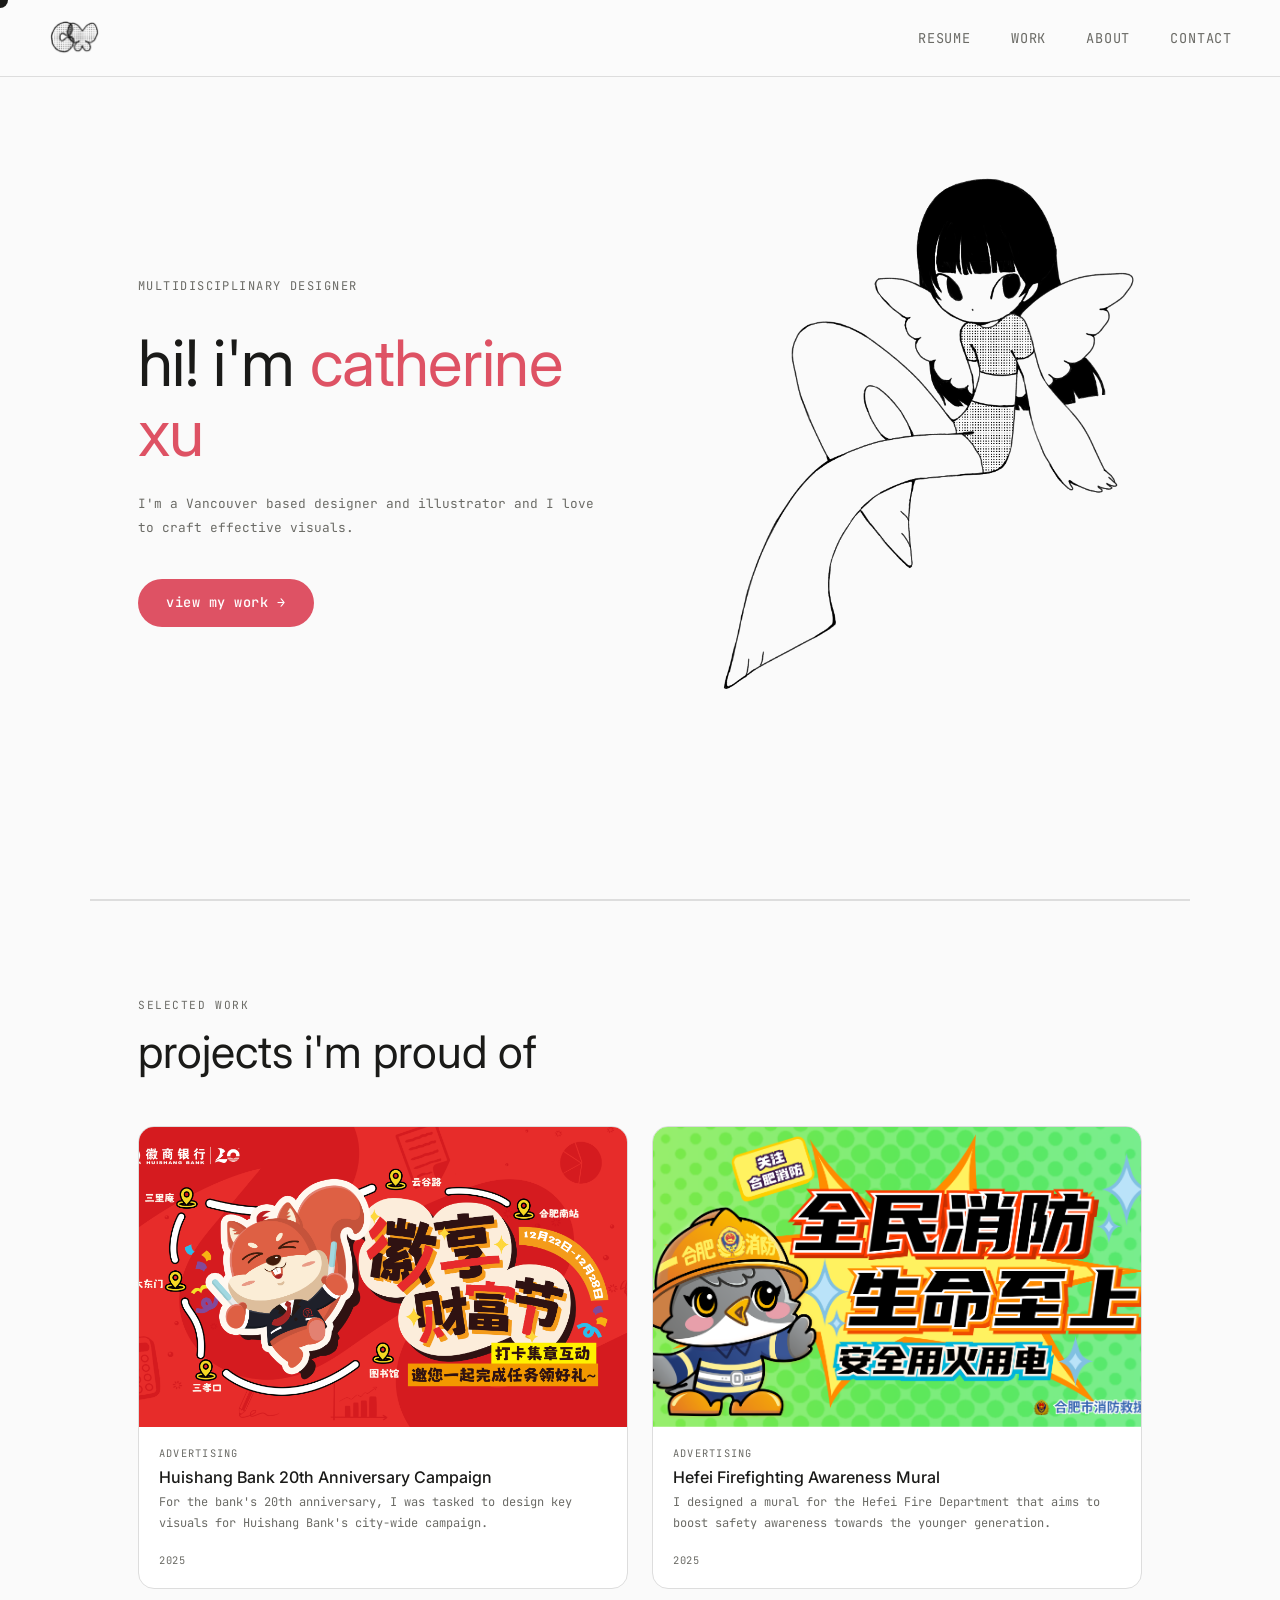
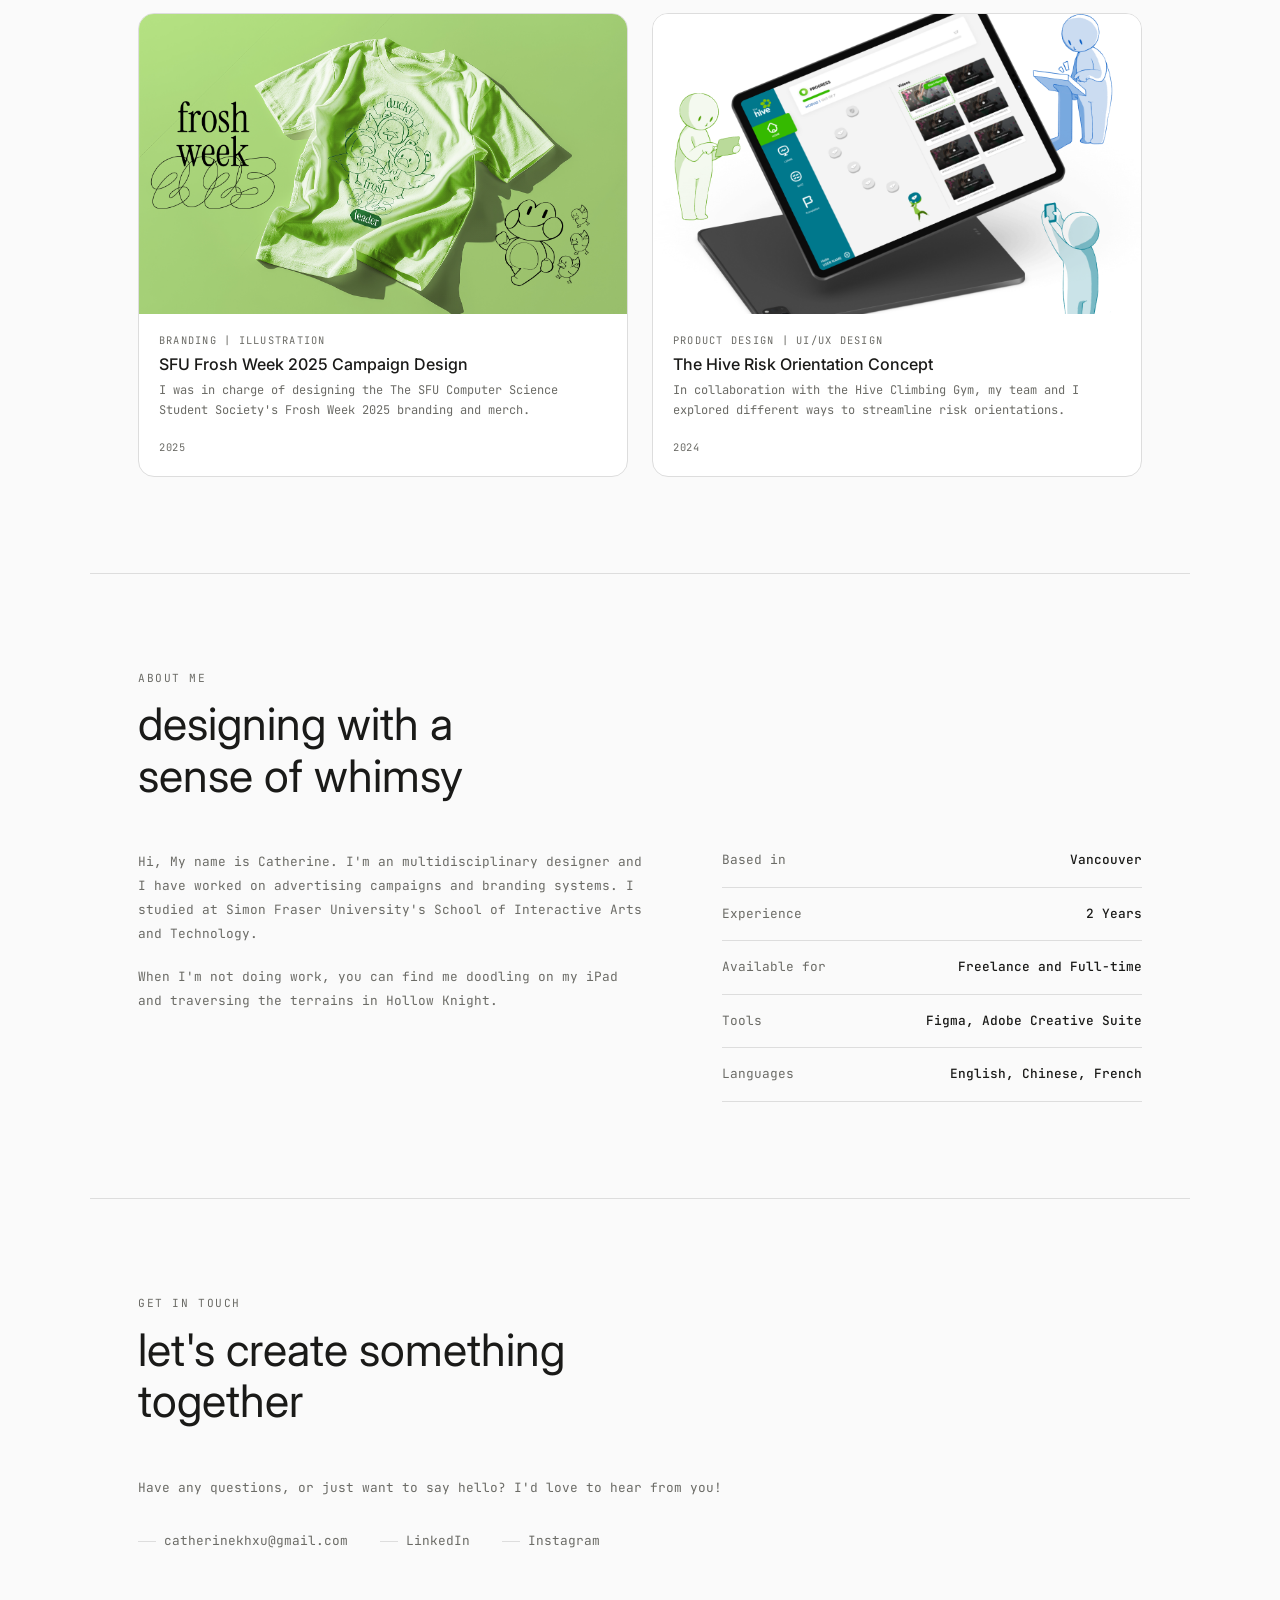
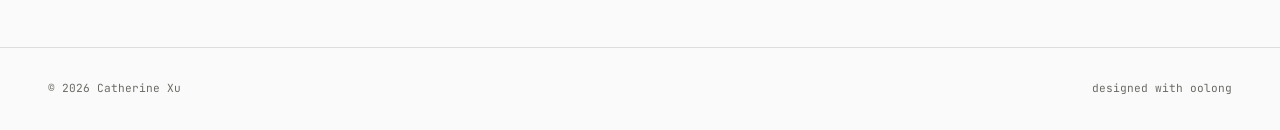
<file: index.html>
<!DOCTYPE html>
<html lang="en">
<head>
  <meta charset="UTF-8" />
  <meta name="viewport" content="width=device-width, initial-scale=1.0" />
  <title>Catherine Xu</title>

  <link rel="icon" type="image/png" href="images/favicon.png">

  <link rel="preconnect" href="https://fonts.googleapis.com">
  <link rel="preconnect" href="https://fonts.gstatic.com" crossorigin>

  <!-- FONTS -->
  <link href="https://fonts.googleapis.com/css2?family=JetBrains+Mono:ital,wght@0,100..800;1,100..800&display=swap" rel="stylesheet">

  <link href="https://fonts.googleapis.com/css2?family=Inter:ital,opsz,wght@0,14..32,100..900;1,14..32,100..900&family=JetBrains+Mono:ital,wght@0,100..800;1,100..800&display=swap" rel="stylesheet">
  
  <link rel="stylesheet" href="css/style.css">
</head>

<body>

  <!-- NAV -->
  <nav>
    <a href="#hero">
      <img class="nav-logo"
           src="images/personal-logo.png"
           alt="Catherine Xu"
           style="height: 36px; width: auto;"/>

      <img class="nav-logo nav-logo-hover"
           src="images/personal-logo-hover.png"
           alt="Catherine Xu"
           style="height: 36px; width: auto;" />
    </a>
    <ul class="nav-links">
      <li><a href="files/resume-2026-english.pdf" target="_blank">resume</a></li>
      <li><a href="#work">Work</a></li>
      <li><a href="#about">About</a></li>
      <li><a href="#contact">Contact</a></li>
    </ul>
  </nav>

  <!-- HERO -->
  <section class="hero" id="hero">
    <div class="hero-text reveal">
      <span class="hero-eyebrow">multidisciplinary designer</span>
      <h1>hi! i'm<em> catherine xu</em></h1>
      <p class="hero-sub">I'm a Vancouver based designer and illustrator and I love to craft effective visuals.</p>
      <a href="#work" class="hero-cta">view my work →</a>
    </div>

    <div class="hero-visual">
      <img
        src="images/self-portriat.png"
        alt="illustrated self portriat"
        style="width: 100%; border-radius: 16px; object-fit: cover;"
        data-cursor="self portriat 2026"/>
    </div> 
  </section>

  <!-- SELECTED WORK -->
  <div id="work">
    <div class="section">
      <p class="section-tag reveal">selected work</p>
      <h2 class="section-title reveal">projects i'm proud of</h2>

      <div class="projects-grid reveal">

        <!-- PROJECT 1 -->
        <a class="proj-card" href="html/project-1.html" data-cursor="5 minute read">
          <div class="proj-thumb">
            <img
              src="images/project-1/KV.png"
              alt="key visual for project 1"/>
          </div>
          <div class="proj-body">
            <span class="proj-tag">Advertising</span>
            <p class="proj-name">Huishang Bank 20th Anniversary Campaign</p>
            <p class="proj-desc">For the bank's 20th anniversary, I was tasked to design key visuals for Huishang Bank's city-wide campaign.</p>
            <div class="proj-footer">
              <span class="proj-year">2025</span>
              <span class="proj-arrow">↗</span>
            </div>
          </div>
        </a>

        <!-- PROJECT 2 -->
        <a class="proj-card" href="html/project-2.html" data-cursor="5 minute read">
          <div class="proj-thumb">
            <img
              src="images/project-2/firefighting-kv.png"
              alt="key visual for project 2"/>
          </div>
          <div class="proj-body">
            <span class="proj-tag">Advertising</span>
            <p class="proj-name">Hefei Firefighting Awareness Mural</p>
            <p class="proj-desc">I designed a mural for the Hefei Fire Department that aims to boost safety awareness towards the younger generation.</p>
            <div class="proj-footer">
              <span class="proj-year">2025</span>
              <span class="proj-arrow">↗</span>
            </div>
          </div>
        </a>

        <!-- PROJECT 3 -->
        <a class="proj-card" href="html/project-3.html" data-cursor="3 minute read">
          <div class="proj-thumb">
            <img
              src="images/project-3/shirt-mockup.png"
              alt="key visual for project 3"/>
          </div>
          <div class="proj-body">
            <span class="proj-tag">Branding | Illustration</span>
            <p class="proj-name">SFU Frosh Week 2025 Campaign Design</p>
            <p class="proj-desc">I was in charge of designing the The SFU Computer Science Student Society's Frosh Week 2025 branding and merch.</p>
            <div class="proj-footer">
              <span class="proj-year">2025</span>
              <span class="proj-arrow">↗</span>
            </div>
          </div>
        </a>

        <!-- PROJECT 4 -->
        <a class="proj-card" href="html/project-4.html" data-cursor="6 minute read">
          <div class="proj-thumb">
            <img
              src="images/project-4/hive-mockup.png"
              alt="key visual for project 4"/>
          </div>
          <div class="proj-body">
            <span class="proj-tag">Product Design | UI/UX Design</span>
            <p class="proj-name">The Hive Risk Orientation Concept</p>
            <p class="proj-desc">In collaboration with the Hive Climbing Gym, my team and I explored different ways to streamline risk orientations.</p>
            <div class="proj-footer">
              <span class="proj-year">2024</span>
              <span class="proj-arrow">↗</span>
            </div>
          </div>
        </a>

      </div>
    </div>
  </div>

  <!-- ABOUT -->
  <div id="about">
    <div class="section">
      <p class="section-tag reveal">about me</p>
      <h2 class="section-title reveal">designing with a<br> sense of whimsy</h2>
      <div class="about-grid reveal">
        <div class="about-body">
          <p>Hi, My name is Catherine. I'm an multidisciplinary designer and I have worked on advertising campaigns and branding systems. I studied at  <a href="https://www.sfu.ca/siat.html" data-cursor="see more">Simon Fraser University's School of Interactive Arts and Technology</a>.</p>
          <p>When I'm not doing work, you can find me doodling on my iPad and traversing the terrains in Hollow Knight.</p>
        </div>
        <div class="about-facts">
          <div class="fact-row-1"><span class="fact-label">Based in</span><span class="fact-value">Vancouver</span></div>
          <div class="fact-row"><span class="fact-label">Experience</span><span class="fact-value">2 Years</span></div>
          <div class="fact-row"><span class="fact-label">Available for</span><span class="fact-value">Freelance and Full-time</span></div>
          <div class="fact-row"><span class="fact-label">Tools</span><span class="fact-value">Figma, Adobe Creative Suite</span></div>
          <div class="fact-row"><span class="fact-label">Languages</span><span class="fact-value">English, Chinese, French</span></div>
        </div>
      </div>
    </div>
  </div>

  <!-- CONTACT -->
  <div id="contact">
    <div class="section">
      <p class="section-tag reveal">Get in touch</p>
      <h2 class="section-title reveal">let's create something <br>together</h2>
<div class="contact-grid reveal">
  <div class="contact-intro">
    <p>Have any questions, or just want to say hello? I'd love to hear from you!</p>
    <div class="contact-links">
      <a class="contact-link" href="mailto:catherinekhxu@gmail.com">catherinekhxu@gmail.com</a>
      <a class="contact-link" href="https://www.linkedin.com/in/catherine-xu-8465aa3b2/" target="_blank">LinkedIn</a>
      <a class="contact-link" href="https://instagram.com/oo10n9" target="_blank" data-cursor="work in progress">Instagram</a>
    </div>
  </div>
</div>
    </div>
  </div>

  <!-- FOOTER -->
  <footer>
    <span>© 2026 Catherine Xu</span>
    <span>designed with oolong</span>
  </footer>

  <script src="javascript/main.js"></script>


</body>
</html>
</file>
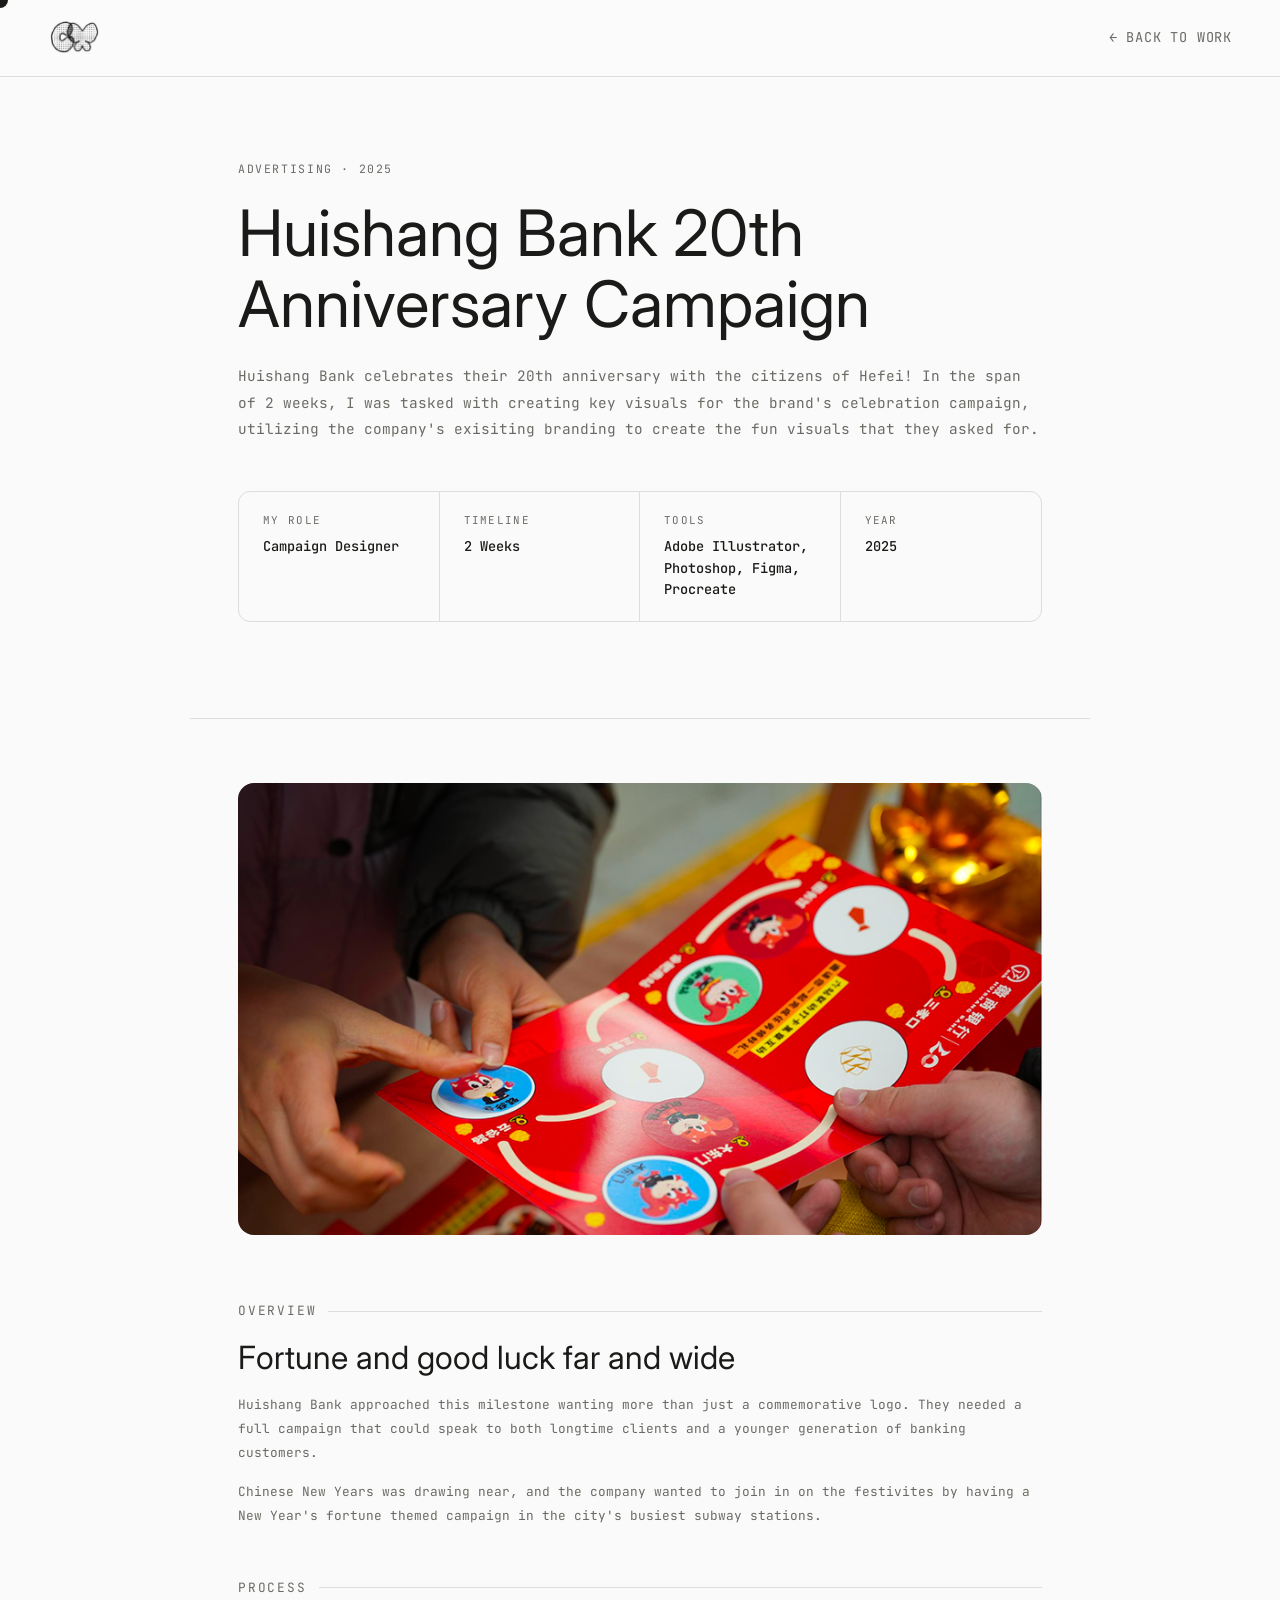
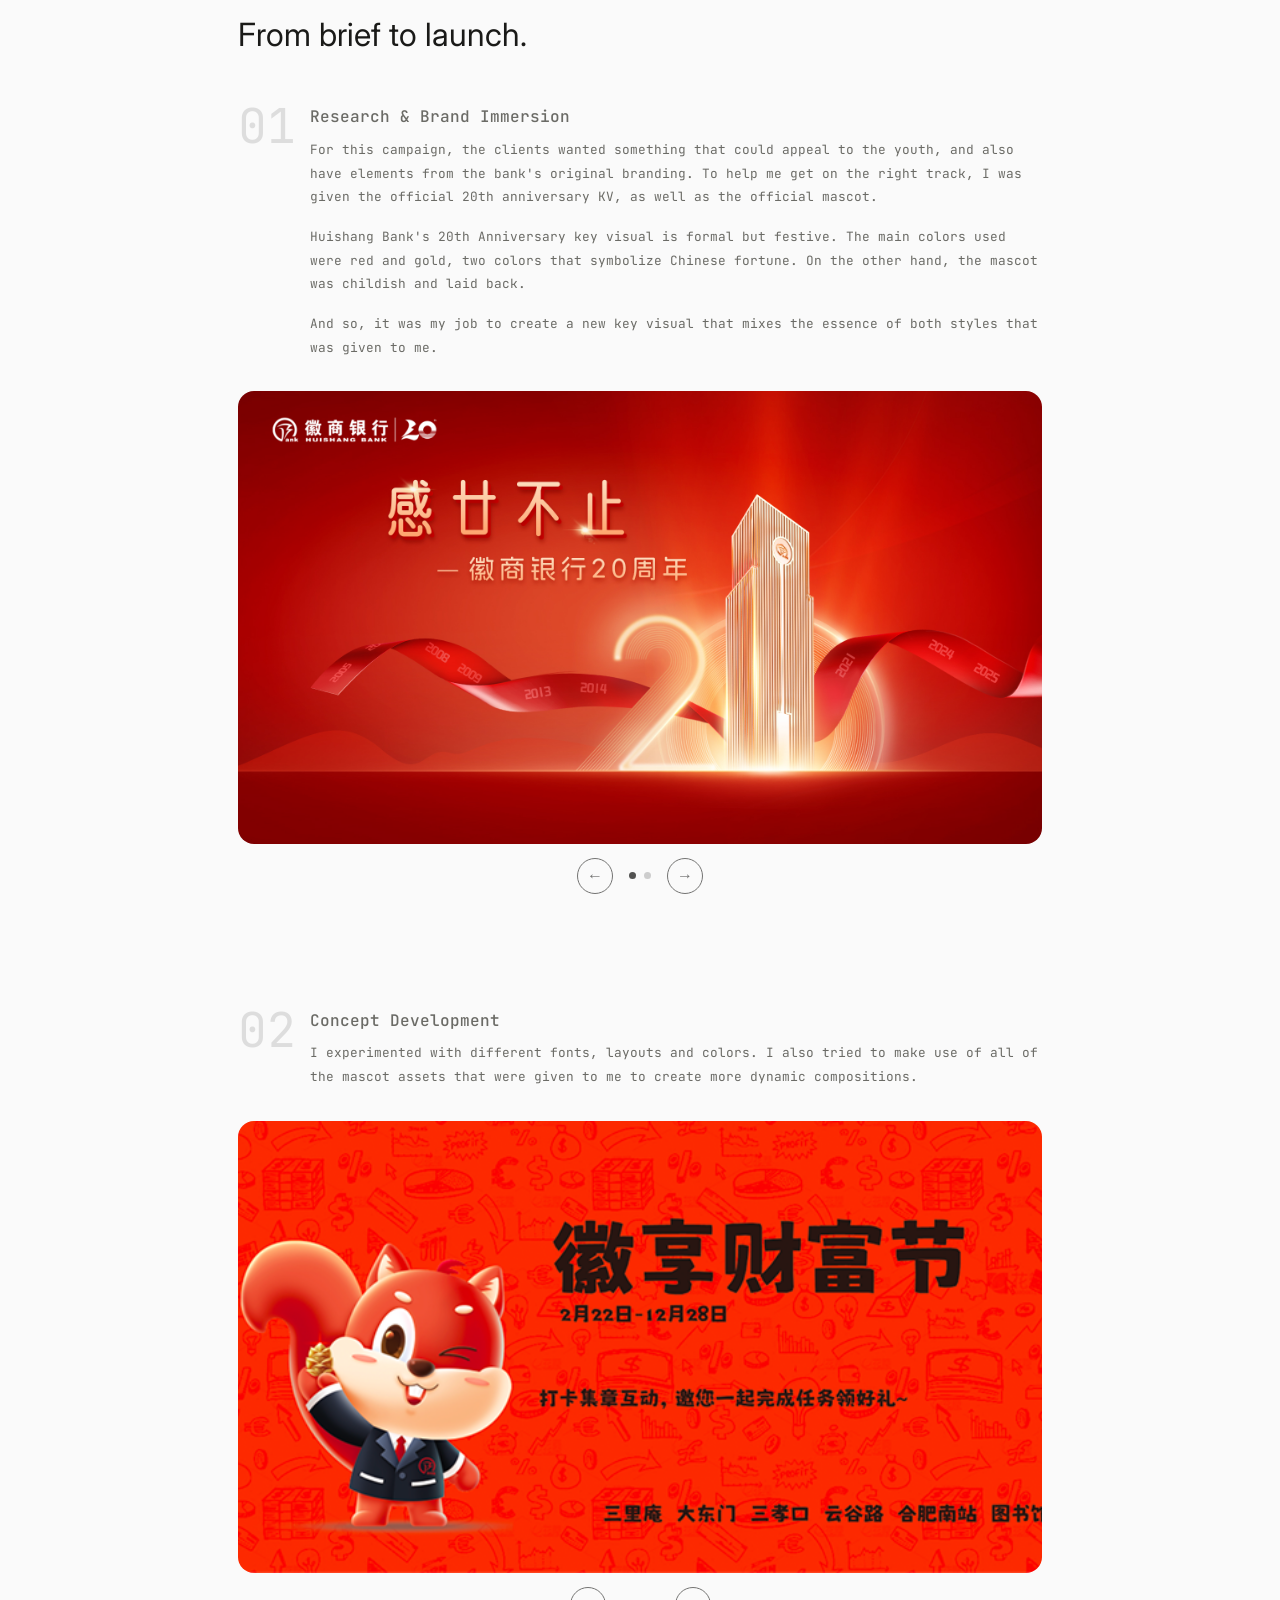
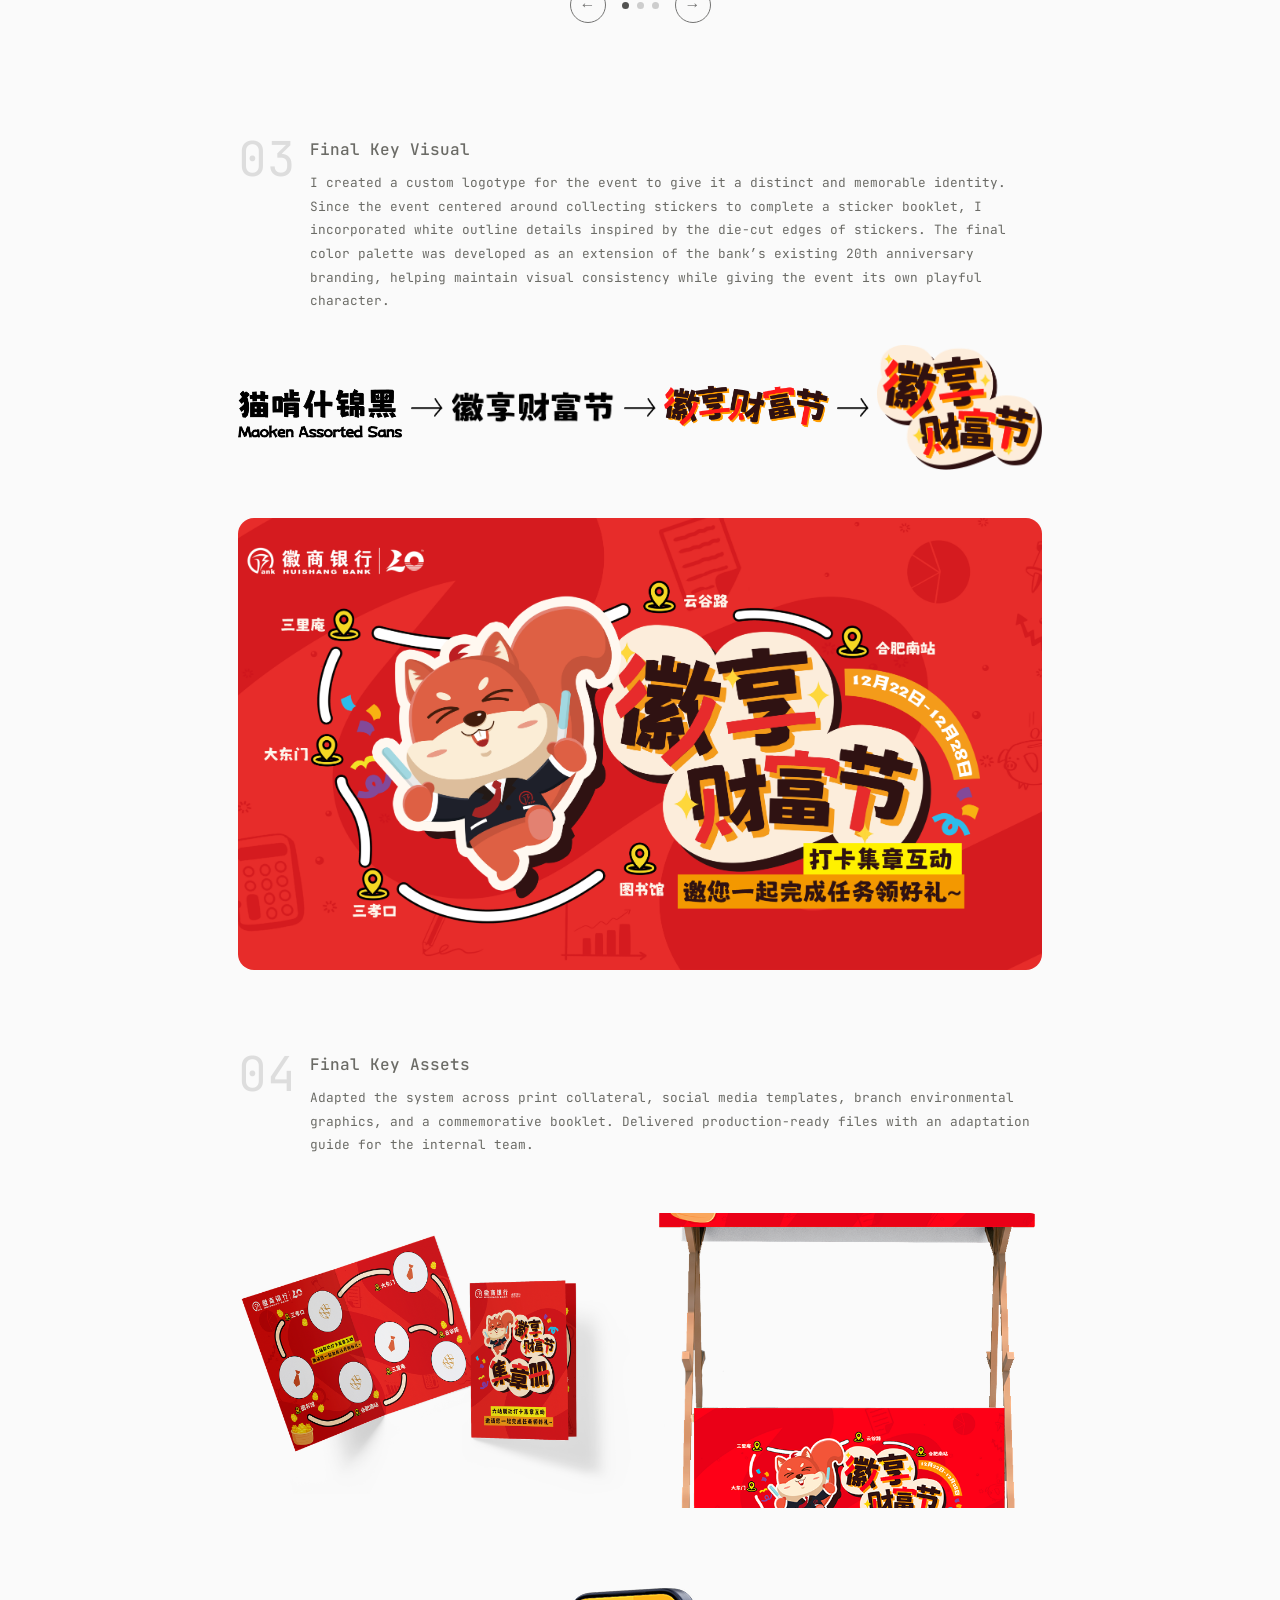
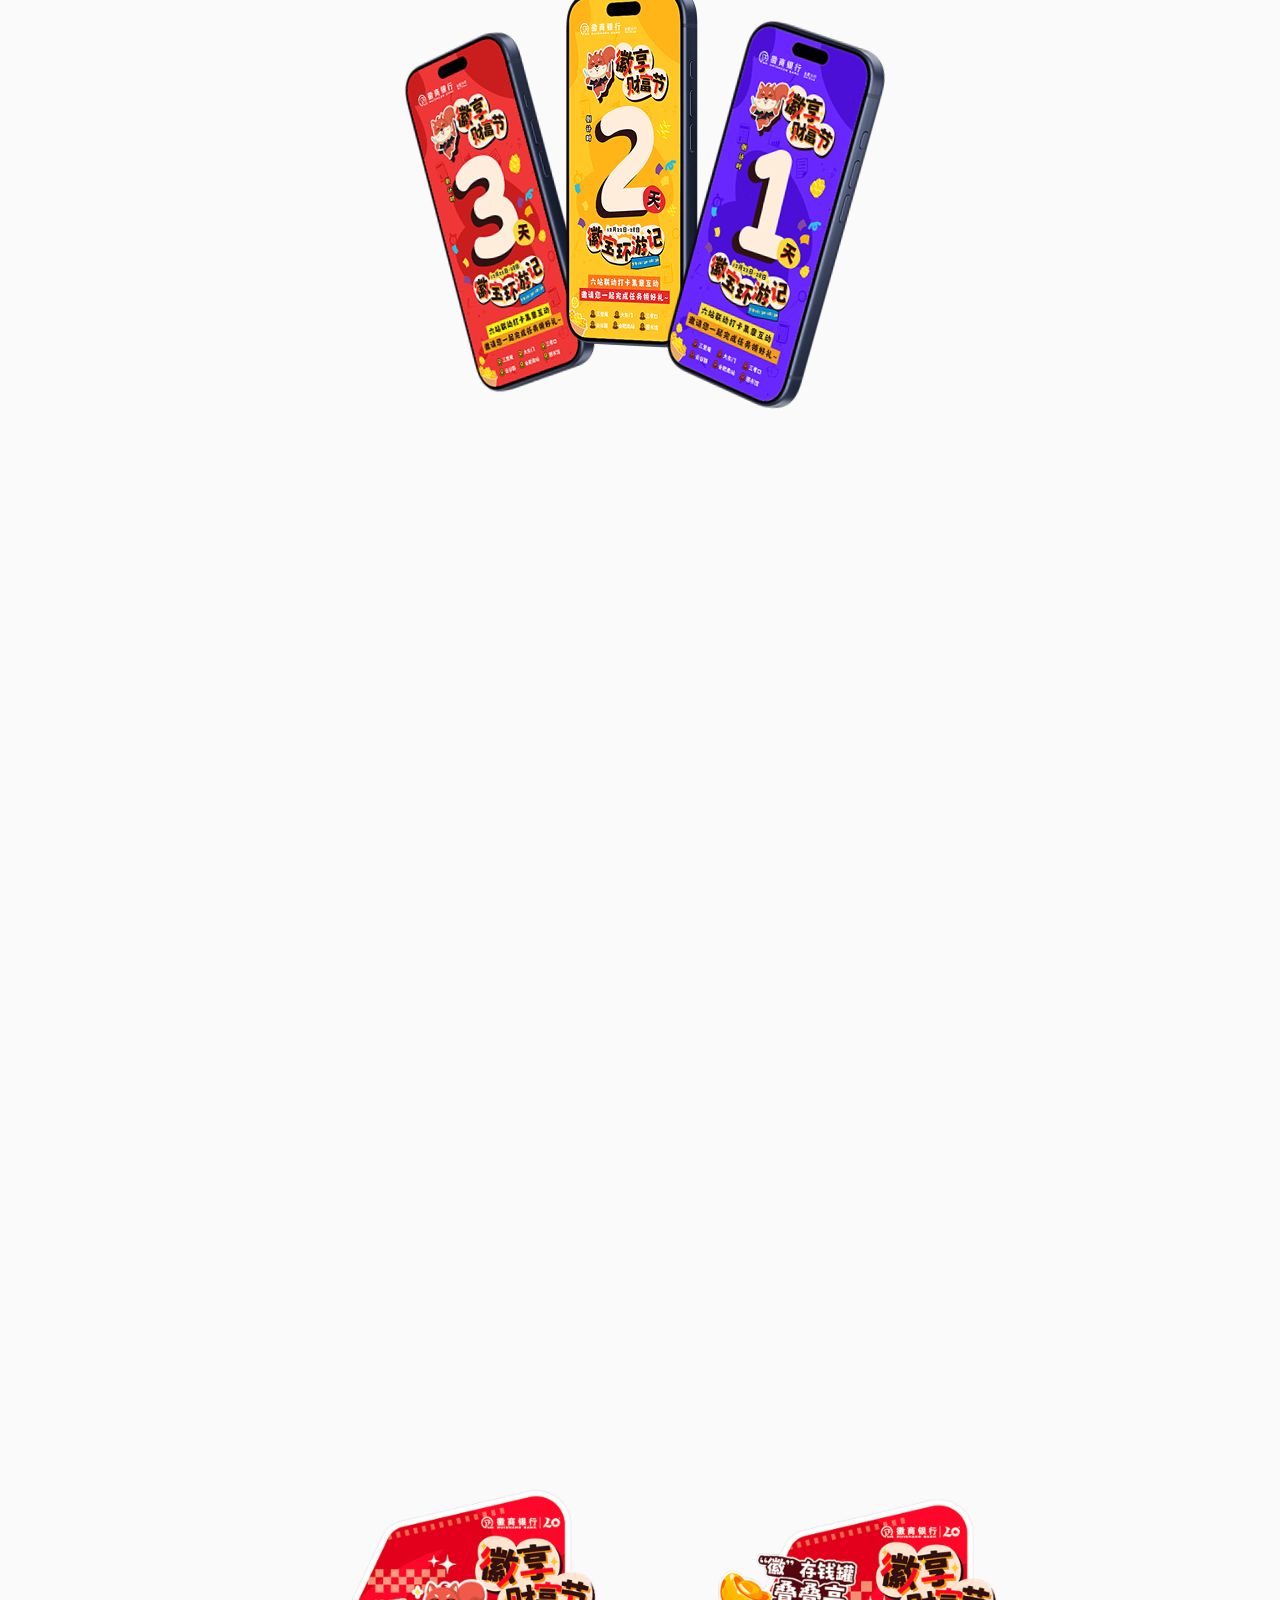
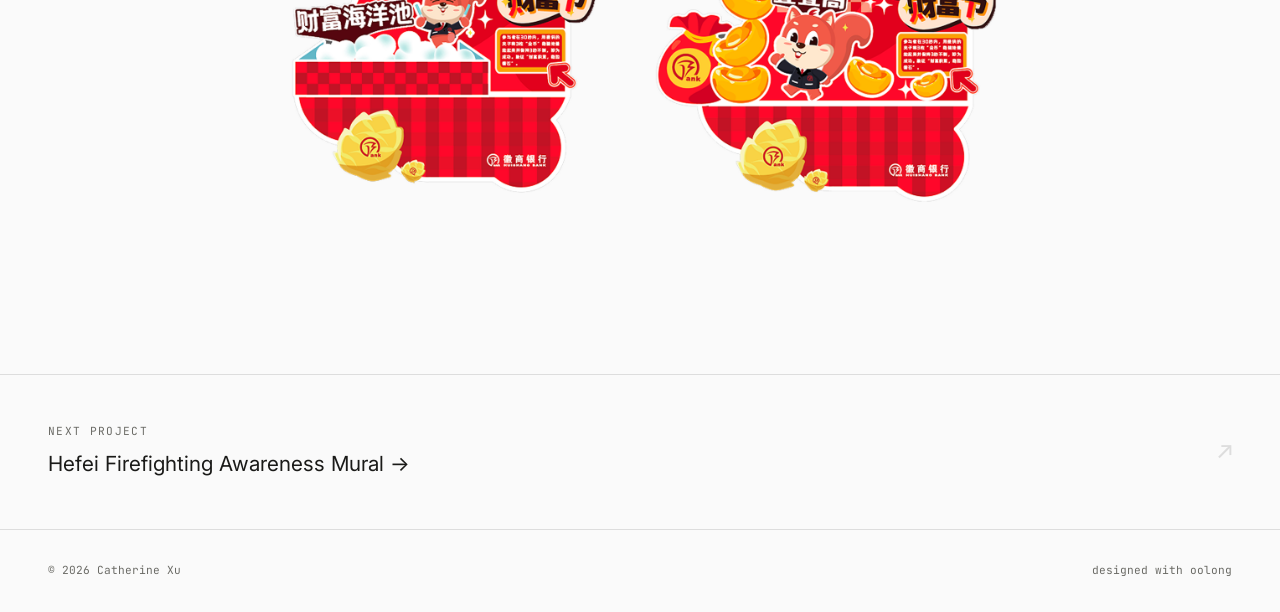
<file: html/project-1.html>
<!DOCTYPE html>
<html lang="en">
<head>
  <meta charset="UTF-8" />
  <meta name="viewport" content="width=device-width, initial-scale=1.0" />
  <title>Huishang Bank 20th Anniversary — Catherine Xu</title>

  <link rel="icon" type="image/png" href="../images/favicon.png">

  <link rel="preconnect" href="https://fonts.googleapis.com">
  <link rel="preconnect" href="https://fonts.gstatic.com" crossorigin>

  <!-- FONTS -->
  <link href="https://fonts.googleapis.com/css2?family=JetBrains+Mono:ital,wght@0,100..800;1,100..800&display=swap" rel="stylesheet">
  <link href="https://fonts.googleapis.com/css2?family=Inter:ital,opsz,wght@0,14..32,100..900;1,14..32,100..900&family=JetBrains+Mono:ital,wght@0,100..800;1,100..800&display=swap" rel="stylesheet">
  
  <link rel="stylesheet" href="../css/project-style.css">
  <link rel="stylesheet" href="../css/interactions.css">
</head>
<body>

  <nav>
    <a href="../index.html#hero">
      <img class="nav-logo nav-logo-default" 
           src="../images/personal-logo.png" 
           alt="Catherine Xu" 
           style="height: 36px; width: auto;" />

      <img class="nav-logo nav-logo-hover"
           src="../images/personal-logo-hover.png"
           alt="Catherine Xu"
           style="height: 36px; width: auto;" />
    </a>
    <a href="../index.html#work" class="nav-back">← back to work</a>
  </nav>

  <div class="project-hero reveal">
    <span class="project-eyebrow">Advertising · 2025</span>
    <h1>Huishang Bank 20th Anniversary Campaign</h1>
    <p class="project-hero-desc">Huishang Bank celebrates their 20th anniversary with the citizens of Hefei! In the span of 2 weeks, I was tasked with creating key visuals for the brand's celebration campaign, utilizing the company's exisiting branding to create the fun visuals that they asked for.</p>
    <div class="project-meta">
      <div class="meta-item"><p class="meta-label">My Role</p><p class="meta-value">Campaign Designer</p></div>
      <div class="meta-item"><p class="meta-label">Timeline</p><p class="meta-value">2 Weeks</p></div>
      <div class="meta-item"><p class="meta-label">Tools</p><p class="meta-value">Adobe Illustrator, Photoshop, Figma, Procreate</p></div>
      <div class="meta-item"><p class="meta-label">Year</p><p class="meta-value">2025</p></div>
    </div>
  </div>

  <div class="project-cover reveal">
    <div class="cover-img-wrap" style="background: #f0eeff;">
      <img src="../images/project-1/real-life-1.png" alt="Huishang Bank Campaign cover" class="cover-img" data-cursor="sticker booklet + stickers i designed"/>
    </div>
  </div>

  <div class="project-content">

    <div class="content-section reveal">
      <p class="content-label">Overview</p>
      <h2>Fortune and good luck far and wide</h2>
      <p>Huishang Bank approached this milestone wanting more than just a commemorative logo. They needed a full campaign that could speak to both longtime clients and a younger generation of banking customers.</p>
      <p>Chinese New Years was drawing near, and the company wanted to join in on the festivites by having a New Year's fortune themed campaign in the city's busiest subway stations.</p>
    </div>

    <div class="content-section reveal">
      <p class="content-label">Process</p>
      <h2>From brief to launch.</h2>

      <div class="process-step-full-initial">
        <div class="process-step-header">
          <span class="step-num">01</span>
          <div>
            <p class="step-title">Research & Brand Immersion</p>
            <p>For this campaign, the clients wanted something that could appeal to the youth, and also have elements from the bank's original branding. To help me get on the right track, I was given the official 20th anniversary KV, as well as the official mascot. </p>
            <p>Huishang Bank's 20th Anniversary key visual is formal but festive. The main colors used were red and gold, two colors that symbolize Chinese fortune. On the other hand, the mascot was childish and laid back.</p>
            <p class="step-desc">And so, it was my job to create a new key visual that mixes the essence of both styles that was given to me.</p>
          </div>
        </div>
         <!-- RESEARCH CAROUSEL -->
        <div class="carousel" id="carousel-concepts">
          <div class="carousel-track">
            <div class="slide active">
              <div class="step-img-wrap">
                <img src="../images/project-1/huihang-20th-anni.jpg" alt="Research and brand immersion" class="step-img" data-cursor="offical 20th anniversary KV"/>
              </div>
            </div>
            <div class="slide">
              <div class="step-img-wrap">
                <img src="../images/project-1/official-character.png" alt="Research and brand immersion" class="step-img" data-cursor="official mascot"/>
              </div>
            </div>
          </div>
 
          <div class="controls">
            <button class="btn" id="previous-concept" aria-label="Previous">←</button>
            <div class="dots">
              <span class="dot active" data-index="0"></span>
              <span class="dot" data-index="1"></span>
            </div>
            <button class="btn" id="next-concept" aria-label="Next">→</button>
          </div>
        </div>

      </div>

      <div class="process-step-full">
        <div class="process-step-header">
          <span class="step-num">02</span>
          <div>
            <p class="step-title">Concept Development</p>
            <p class="step-desc">I experimented with different fonts, layouts and colors. I also tried to make use of all of the mascot assets that were given to me to create more dynamic compositions.</p>
          </div>
        </div>

         <!-- CONCEPTS CAROUSEL -->
        <div class="carousel" id="carousel-concepts">
          <div class="carousel-track">
            <div class="slide active">
              <div class="step-img-wrap">
                <img src="../images/project-1/draft-1.png" alt="User Journey 1" class="step-img" data-cursor="initial concept and layout"/>
              </div>
            </div>
            <div class="slide">
              <div class="step-img-wrap">
                <img src="../images/project-1/draft-2.png" alt="User Journey 2" class="step-img" data-cursor="second draft"/>
              </div>
            </div>
            <div class="slide">
              <div class="step-img-wrap">
                <img src="../images/project-1/draft-3.png" alt="User Journey 2" class="step-img" data-cursor="third draft"/>
              </div>
            </div>
          </div>
 
          <div class="controls">
            <button class="btn" id="previous-concept" aria-label="Previous">←</button>
            <div class="dots">
              <span class="dot active" data-index="0"></span>
              <span class="dot" data-index="1"></span>
              <span class="dot" data-index="2"></span>
            </div>
            <button class="btn" id="next-concept" aria-label="Next">→</button>
          </div>
        </div>

      </div>

      <div class="process-step-full">
        <div class="process-step-header">
          <span class="step-num">03</span>
          <div>
            <p class="step-title">Final Key Visual</p>
            <p class="step-desc">I created a custom logotype for the event to give it a distinct and memorable identity. Since the event centered around collecting stickers to complete a sticker booklet, I incorporated white outline details inspired by the die-cut edges of stickers. The final color palette was developed as an extension of the bank’s existing 20th anniversary branding, helping maintain visual consistency while giving the event its own playful character. </p>
          </div>
        </div>

        <div class="font-exploration">
            <div class="font-item">
              <img src="../images/project-1/font-exploration-1.png" alt="Maoken Assorted Sans base" data-cursor="initial font chosen"/>
            </div>
        
            <div class="arrow">
              <img src="../images/project-1/font-exploration-arrow.png" alt="→" />
            </div>
        
            <div class="font-item">
              <img src="../images/project-1/font-exploration-2.png" alt="徽享财富节 plain" data-cursor="plain font"/>
            </div>
        
            <div class="arrow">
              <img src="../images/project-1/font-exploration-arrow.png" alt="→" />
            </div>
        
            <div class="font-item">
              <img src="../images/project-1/font-exploration-3.png" alt="徽享财富节 coloured" data-cursor="coloured font"/>
            </div>
        
            <div class="arrow">
              <img src="../images/project-1/font-exploration-arrow.png" alt="→" />
            </div>
        
            <div class="font-item">
              <img src="../images/project-1/font-exploration-4.png" alt="徽享财富节 final" data-cursor="final look"/>
            </div>
        </div>

        <div class="step-img-wrap">
          <img src="../images/project-1/KV.png" alt="Research and brand immersion" class="step-img" data-cursor="final KV"/>
        </div>
      </div>

      <div class="process-step-full">
        <div class="process-step-header">
          <span class="step-num">04</span>
          <div>
            <p class="step-title">Final Key Assets</p>
            <p class="step-desc">Adapted the system across print collateral, social media templates, branch environmental graphics, and a commemorative booklet. Delivered production-ready files with an adaptation guide for the internal team.</p>
          </div>
        </div>
        <div class="final-img-grid">
          <div class="final-img-wrap">
            <img src="../images/project-1/stamp-booklet-preview.png" alt="Final campaign asset 1" class="final-img" data-cursor="stamp booklet"/>
          </div>
          <div class="final-img-wrap">
            <img src="../images/project-1/huh.png" alt="Final campaign asset 2" class="final-img" data-cursor="campaign kiosk"/>
          </div>
          <!-- PHONE ASSET SHOWCASE -->
          <div class="phones">
            <div class="phone">
              <img src="../images/project-1/countdown-phone-1.png" alt="3 days countdown" data-cursor="social media countdown graphic"/>
            </div>
            <div class="phone">
              <img src="../images/project-1/countdown-phone-2.png" alt="2 days countdown" data-cursor="social media countdown graphic"/>
            </div>
            <div class="phone">
              <img src="../images/project-1/countdown-phone-3.png" alt="1 day countdown" data-cursor="social media countdown graphic"/>
            </div>
          </div>
        </div>
      </div>
    </div>

    <div class="content-section reveal">
      <p class="content-label">Final Product</p>
      <h2>The campaign, in full.</h2>
      <p>The final system deployed across 6 subway stations: sticker collection booklet, minigame kiosks, and digital countdowns on social media.</p>

      <!-- RESEARCH CAROUSEL -->
      <div class="carousel" id="carousel-concepts">
        <div class="carousel-track">
          <div class="slide active">
            <div class="step-img-wrap">
              <img src="../images/project-1/real-life-2.png" alt="Final execution" class="step-img"/>
            </div>
          </div>
          <div class="slide">
            <div class="step-img-wrap">
              <img src="../images/project-1/real-life-3.png" alt="Final execution" class="step-img"/>
            </div>
          </div>
        </div>

        <div class="controls">
          <button class="btn" id="previous-concept" aria-label="Previous">←</button>
          <div class="dots">
            <span class="dot active" data-index="0"></span>
            <span class="dot" data-index="1"></span>
          </div>
          <button class="btn" id="next-concept" aria-label="Next">→</button>
        </div>
      </div>
    </div>

    <div class="content-section reveal">
      <p class="content-label">Reflection</p>
      <h2>What I would've done differently</h2>
      <p>The campaign went live for 1 week, receiving positive internal and external reception. The client's main feedback cited the visual coherence as a standout quality! If I had more time and resources, I would've made the minigame kiosks stand out more. I had some rough designs that weren't used to to various constraints.</p>
    </div>
    <div class="cover-img-wrap">
      <img src="../images/project-1/heh.png" alt="Huishang Bank Campaign cover" class="cover-img" data-cursor="minigame kiosk draft design"/>
    </div>

  </div>

  <a href="project-2.html" class="next-project">
    <div>
      <p class="next-label">Next project</p>
      <p class="next-title">Hefei Firefighting Awareness Mural →</p>
    </div>
    <span class="next-arrow">↗</span>
  </a>

  <footer>
    <span>© 2026 Catherine Xu</span>
    <span>designed with oolong</span>
  </footer>

  <script src="../javascript/project.js"></script>
</body>
</html>
</file>
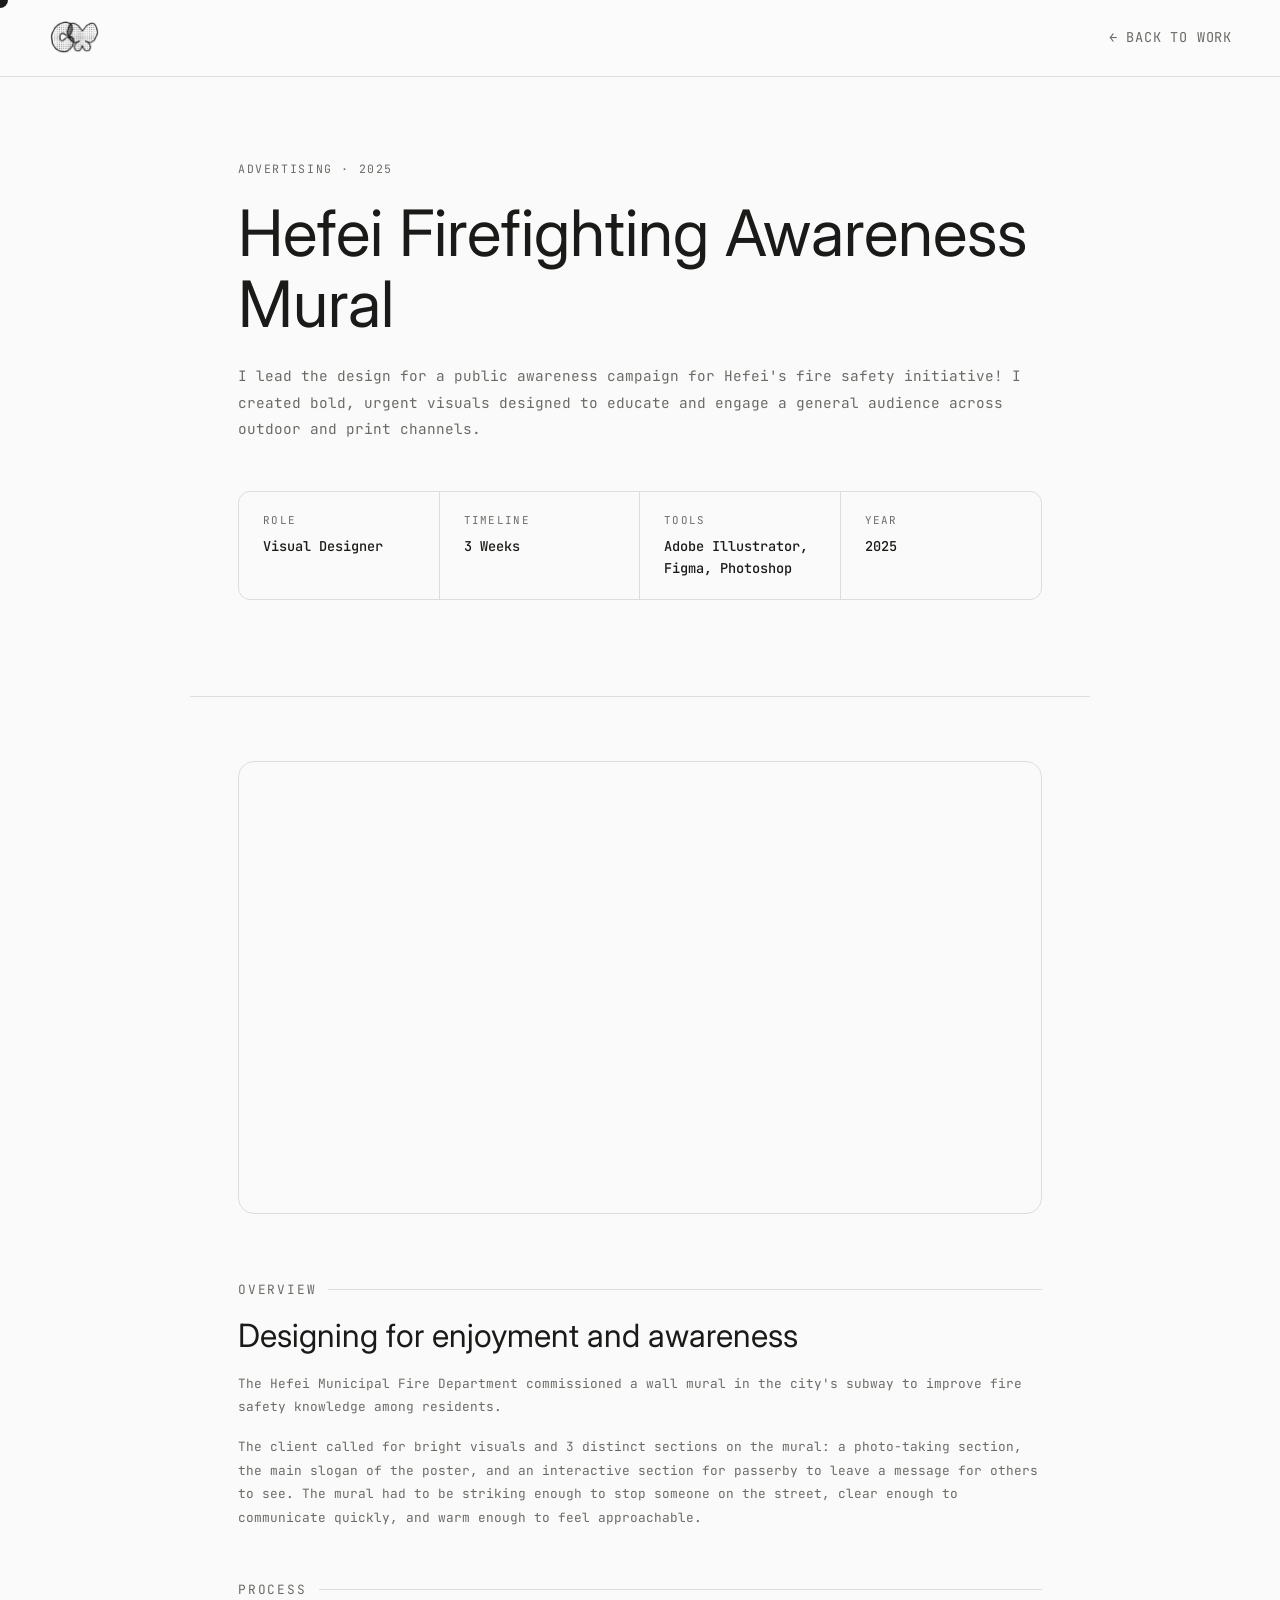
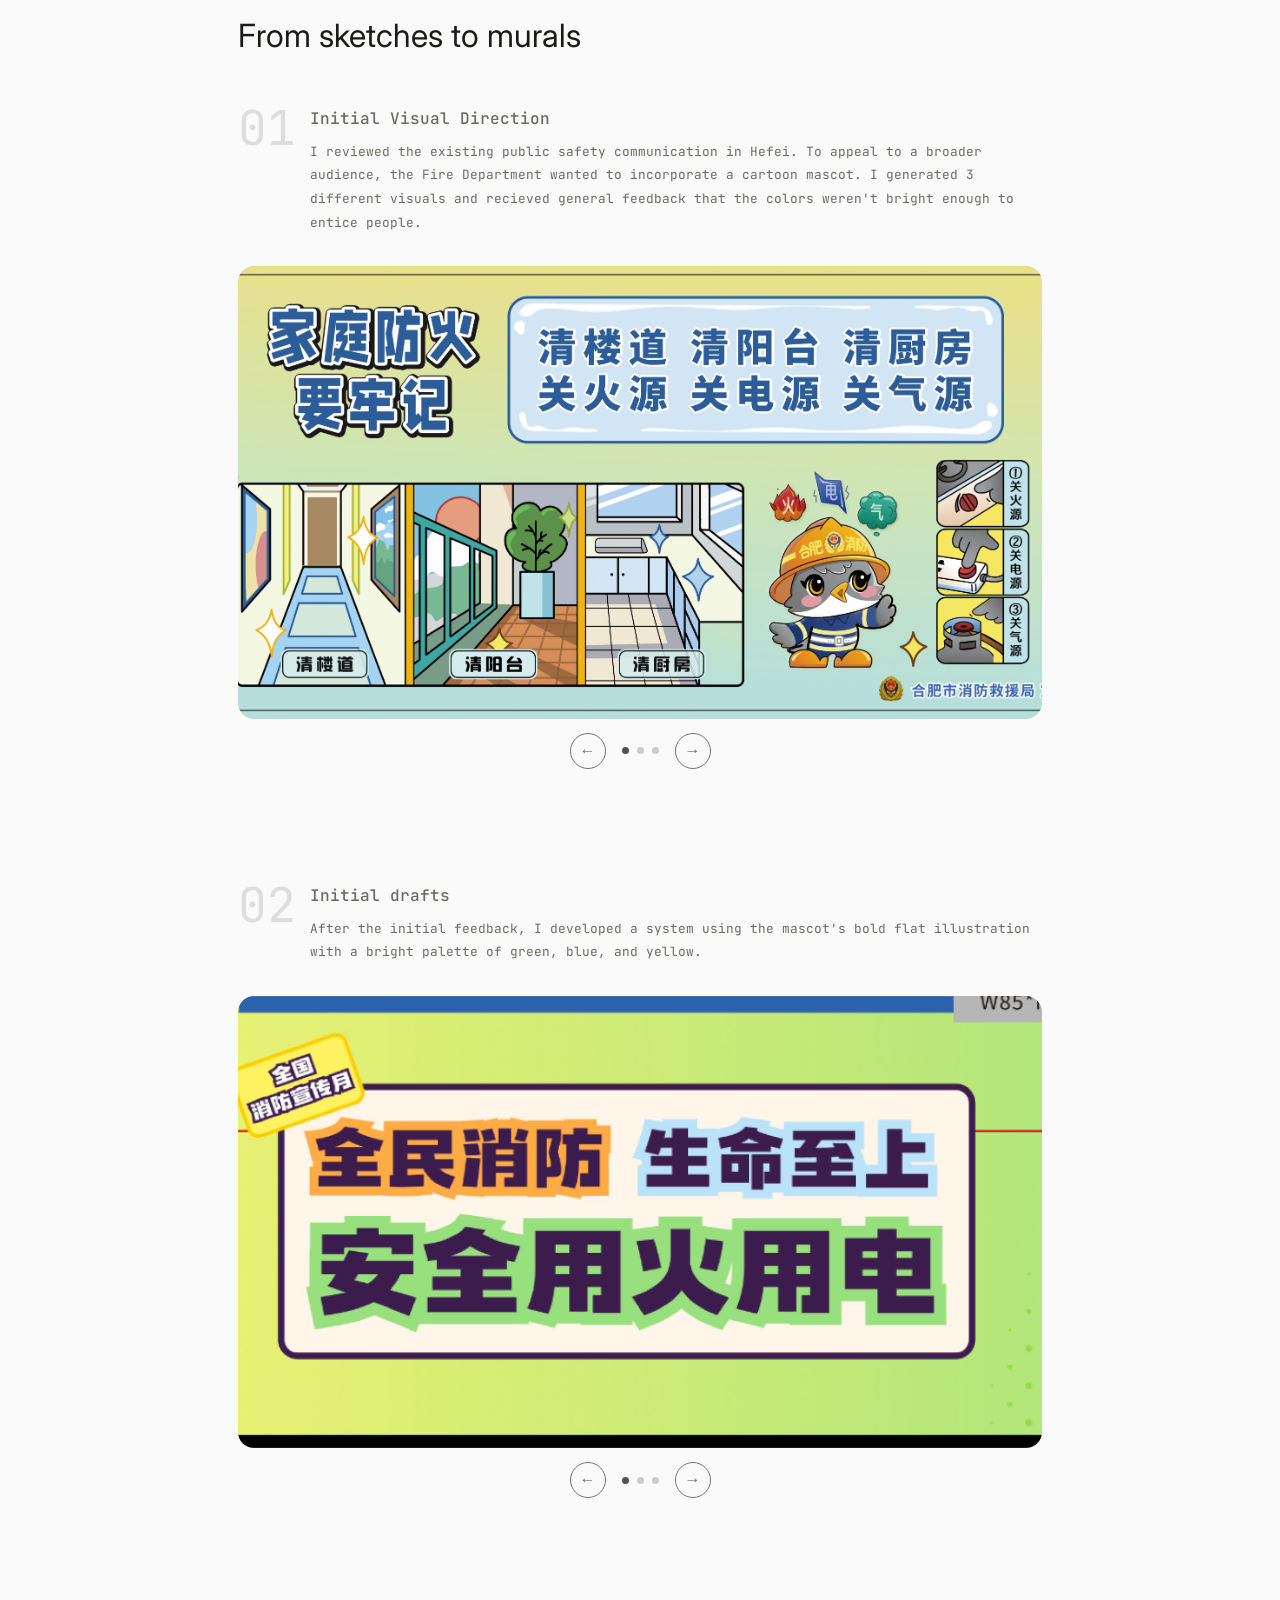
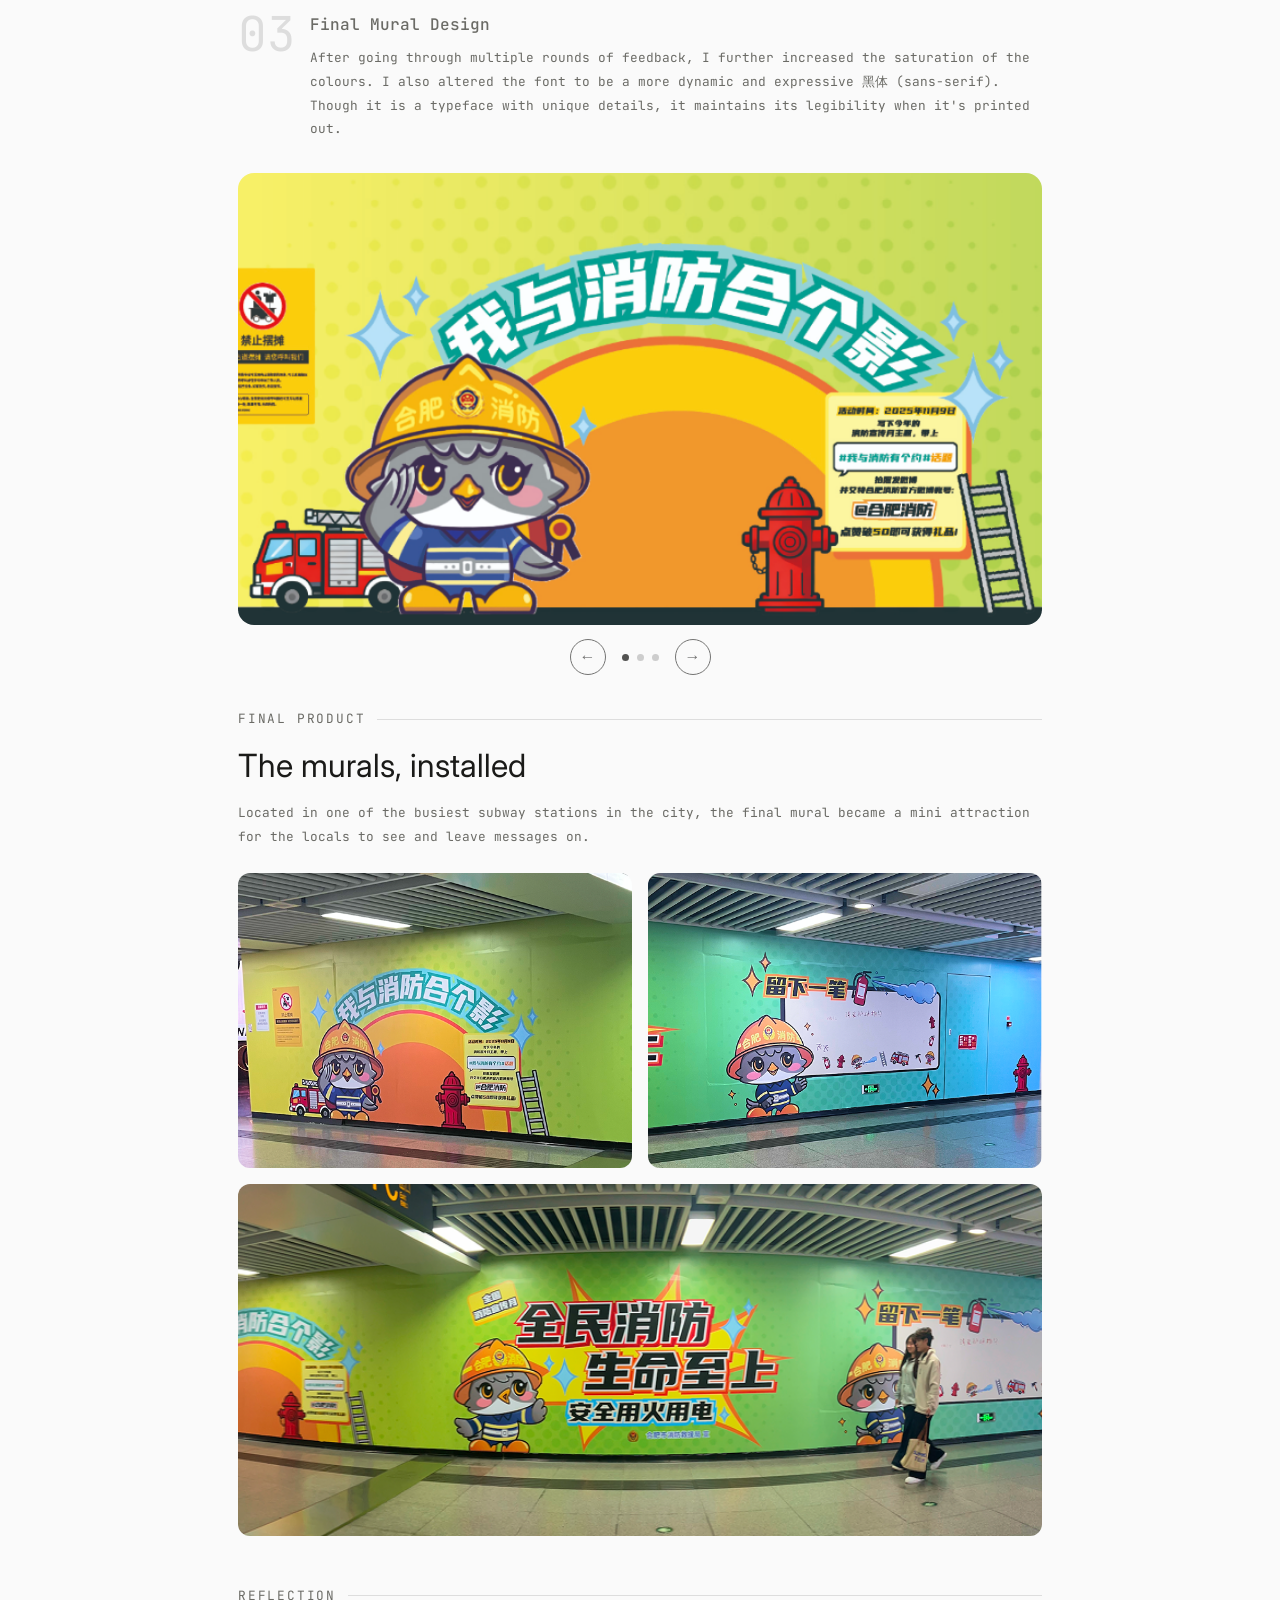
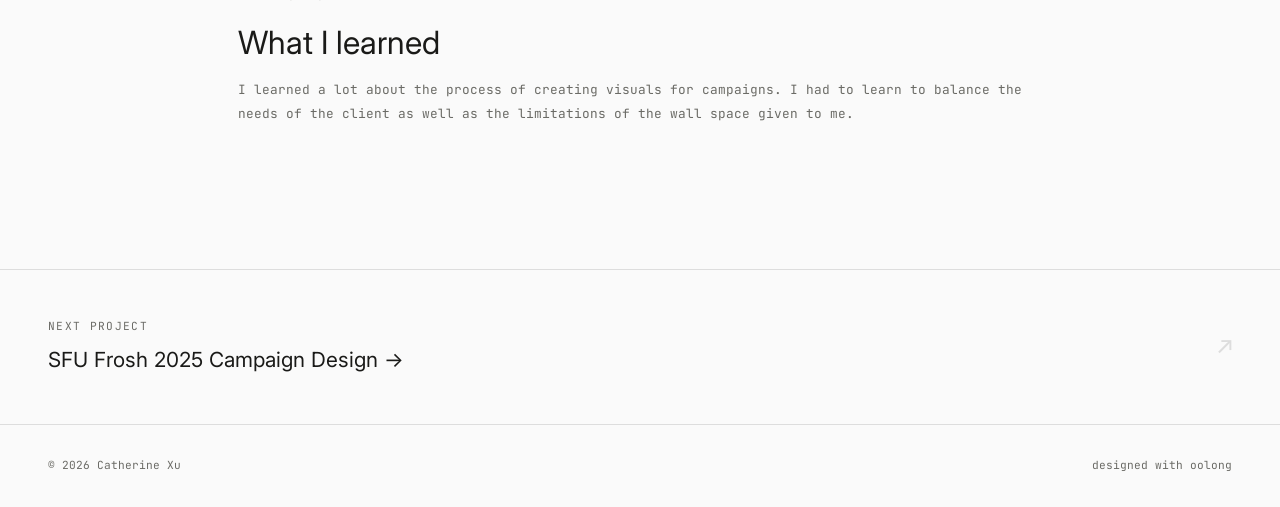
<file: html/project-2.html>
<!DOCTYPE html>
<html lang="en">
<head>
  <meta charset="UTF-8" />
  <meta name="viewport" content="width=device-width, initial-scale=1.0" />
  <title>Hefei Firefighting Awareness Mural — Catherine Xu</title>

  <link rel="icon" type="image/png" href="../images/favicon.png">

  <link rel="preconnect" href="https://fonts.googleapis.com">
  <link rel="preconnect" href="https://fonts.gstatic.com" crossorigin>

  <!-- FONTS -->
  <link href="https://fonts.googleapis.com/css2?family=JetBrains+Mono:ital,wght@0,100..800;1,100..800&display=swap" rel="stylesheet">
  <link href="https://fonts.googleapis.com/css2?family=Inter:ital,opsz,wght@0,14..32,100..900;1,14..32,100..900&family=JetBrains+Mono:ital,wght@0,100..800;1,100..800&display=swap" rel="stylesheet">
  
  <link rel="stylesheet" href="../css/project-style.css">
</head>
<body>

  <nav>
    <a href="../index.html#hero">
      <img class="nav-logo nav-logo-default" 
           src="../images/personal-logo.png" 
           alt="Catherine Xu" 
           style="height: 36px; width: auto;" />

      <img class="nav-logo nav-logo-hover"
           src="../images/personal-logo-hover.png"
           alt="Catherine Xu"
           style="height: 36px; width: auto;" />
    </a>
    <a href="../index.html#work" class="nav-back">← back to work</a>
  </nav>

  <div class="project-hero reveal">
    <span class="project-eyebrow">Advertising · 2025</span>
    <h1>Hefei Firefighting Awareness Mural</h1>
    <p class="project-hero-desc">I lead the design for a public awareness campaign for Hefei's fire safety initiative! I created bold, urgent visuals designed to educate and engage a general audience across outdoor and print channels.</p>
    <div class="project-meta">
      <div class="meta-item"><p class="meta-label">Role</p><p class="meta-value">Visual Designer</p></div>
      <div class="meta-item"><p class="meta-label">Timeline</p><p class="meta-value">3 Weeks</p></div>
      <div class="meta-item"><p class="meta-label">Tools</p><p class="meta-value">Adobe Illustrator, Figma, Photoshop</p></div>
      <div class="meta-item"><p class="meta-label">Year</p><p class="meta-value">2025</p></div>
    </div>
  </div>

  <div class="project-cover reveal">
    <div class="video-wrap">
      <iframe
        src="https://www.youtube.com/embed/keYdO2ffl7g"
        title="YouTube video player"
        frameborder="0"
        allow="accelerometer; autoplay; clipboard-write; encrypted-media; gyroscope; picture-in-picture"
        allowfullscreen>
      </iframe>
    </div>
  </div>

  <div class="project-content">

    <div class="content-section reveal">
      <p class="content-label">Overview</p>
      <h2>Designing for enjoyment and awareness</h2>
      <p>The Hefei Municipal Fire Department commissioned a wall mural in the city's subway to improve fire safety knowledge among residents.</p>
      <p>The client called for bright visuals and 3 distinct sections on the mural: a photo-taking section, the main slogan of the poster, and an interactive section for passerby to leave a message for others to see. The mural had to be striking enough to stop someone on the street, clear enough to communicate quickly, and warm enough to feel approachable.</p>
    </div>

    <div class="content-section reveal">
      <p class="content-label">Process</p>
      <h2>From sketches to murals</h2>

      <div class="process-step-full-initial">
        <div class="process-step-header">
          <span class="step-num">01</span>
          <div>
            <p class="step-title">Initial Visual Direction</p>
            <p class="step-desc">I reviewed the existing public safety communication in Hefei. To appeal to a broader audience, the Fire Department wanted to incorporate a cartoon mascot. I generated 3 different visuals and recieved general feedback that the colors weren't bright enough to entice people.</p>
          </div>
        </div>

        <!-- EXAMPLES CAROUSEL -->
        <div class="carousel" id="carousel-concepts">
          <div class="carousel-track">
            <div class="slide active">
              <div class="step-img-wrap">
                <img src="../images/project-2/example-1.png" alt="Research and brand immersion" class="step-img" data-cursor="visual direction 1: many colours"/>
              </div>
            </div>
            <div class="slide">
              <div class="step-img-wrap">
                <img src="../images/project-2/example-2.png" alt="Research and brand immersion" class="step-img" data-cursor="visual direction 1: thicker line weight"/>
              </div>
            </div>
            <div class="slide">
              <div class="step-img-wrap">
                <img src="../images/project-2/example-3.png" alt="Research and brand immersion" class="step-img" data-cursor="visual direction 1: limited colour palette"/>
              </div>
            </div>
          </div>
 
          <div class="controls">
            <button class="btn" id="previous-concept" aria-label="Previous">←</button>
            <div class="dots">
              <span class="dot active" data-index="0"></span>
              <span class="dot" data-index="1"></span>
              <span class="dot" data-index="2"></span>
            </div>
            <button class="btn" id="next-concept" aria-label="Next">→</button>
          </div>
        </div>
      </div>

      <div class="process-step-full">
        <div class="process-step-header">
          <span class="step-num">02</span>
          <div>
            <p class="step-title">Initial drafts</p>
            <p class="step-desc">After the initial feedback, I developed a system using the mascot's bold flat illustration with a bright palette of green, blue, and yellow.</p>
          </div>
        </div>

        <!-- DRAFT PART 1 CAROUSEL -->
        <div class="carousel" id="carousel-concepts">
          <div class="carousel-track">
            <div class="slide active">
              <div class="step-img-wrap">
                <img src="../images/project-2/draft-1.png" alt="Research and brand immersion" class="step-img" data-cursor="mural draft: main slogan"/>
              </div>
            </div>
            <div class="slide">
              <div class="step-img-wrap">
                <img src="../images/project-2/draft-2.png" alt="Research and brand immersion" class="step-img" data-cursor="mural draft: photo section"/>
              </div>
            </div>
            <div class="slide">
              <div class="step-img-wrap">
                <img src="../images/project-2/draft-3.png" alt="Research and brand immersion" class="step-img" data-cursor="mural draft: message board"/>
              </div>
            </div>
          </div>
 
          <div class="controls">
            <button class="btn" id="previous-concept" aria-label="Previous">←</button>
            <div class="dots">
              <span class="dot active" data-index="0"></span>
              <span class="dot" data-index="1"></span>
              <span class="dot" data-index="2"></span>
            </div>
            <button class="btn" id="next-concept" aria-label="Next">→</button>
          </div>
        </div>
      </div>

      <div class="process-step-full">
        <div class="process-step-header">
          <span class="step-num">03</span>
          <div>
            <p class="step-title">Final Mural Design</p>
            <p class="step-desc">After going through multiple rounds of feedback, I further increased the saturation of the colours. I also altered the font to be a more dynamic and expressive 黑体 (sans-serif). Though it is a typeface with unique details, it maintains its legibility when it's printed out.</p>
          </div>
        </div>

        <!-- FINAL MURAL CAROUSEL -->
        <div class="carousel" id="carousel-concepts">
          <div class="carousel-track">
            <div class="slide active">
              <div class="step-img-wrap">
                <img src="../images/project-2/section-1.png" alt="Research and brand immersion" class="step-img" data-cursor="final mural: photo section"/>
              </div>
            </div>
            <div class="slide">
              <div class="step-img-wrap">
                <img src="../images/project-2/section-2.png" alt="Research and brand immersion" class="step-img" data-cursor="final mural: main slogan"/>
              </div>
            </div>
            <div class="slide">
              <div class="step-img-wrap">
                <img src="../images/project-2/section-3.png" alt="Research and brand immersion" class="step-img" data-cursor="mural draft: message board"/>
              </div>
            </div>
          </div>
 
          <div class="controls">
            <button class="btn" id="previous-concept" aria-label="Previous">←</button>
            <div class="dots">
              <span class="dot active" data-index="0"></span>
              <span class="dot" data-index="1"></span>
              <span class="dot" data-index="2"></span>
            </div>
            <button class="btn" id="next-concept" aria-label="Next">→</button>
          </div>
        </div>

      </div>


    <div class="content-section reveal">
      <p class="content-label">Final Product</p>
      <h2>The murals, installed</h2>
      <p>Located in one of the busiest subway stations in the city, the final mural became a mini attraction for the locals to see and leave messages on.</p>
      <div class="final-img-grid">
        <div class="final-img-wrap">
          <img src="../images/project-2/photo-area.png" alt="Final poster 1" class="final-img" data-cursor="photo section"/>
        </div>
        <div class="final-img-wrap">
          <img src="../images/project-2/message-board.png" alt="Final poster 2" class="final-img" data-cursor="message board"/>
        </div>
        <div class="final-img-wrap final-img-wide">
          <img src="../images/project-2/pano.png" alt="Campaign in situ" class="final-img" data-cursor="message board"/>
        </div>
      </div>
    </div>

    <div class="content-section reveal">
      <p class="content-label">Reflection</p>
      <h2>What I learned</h2>
      <p>I learned a lot about the process of creating visuals for campaigns. I had to learn to balance the needs of the client as well as the limitations of the wall space given to me. </p>
    </div>
  </div>

  </div>

  <a href="project-3.html" class="next-project">
    <div>
      <p class="next-label">Next project</p>
      <p class="next-title">SFU Frosh 2025 Campaign Design →</p>
    </div>
    <span class="next-arrow">↗</span>
  </a>

  <footer>
    <span>© 2026 Catherine Xu</span>
    <span>designed with oolong</span>
  </footer>

  <script src="../javascript/project.js"></script>
</body>
</html>
</file>
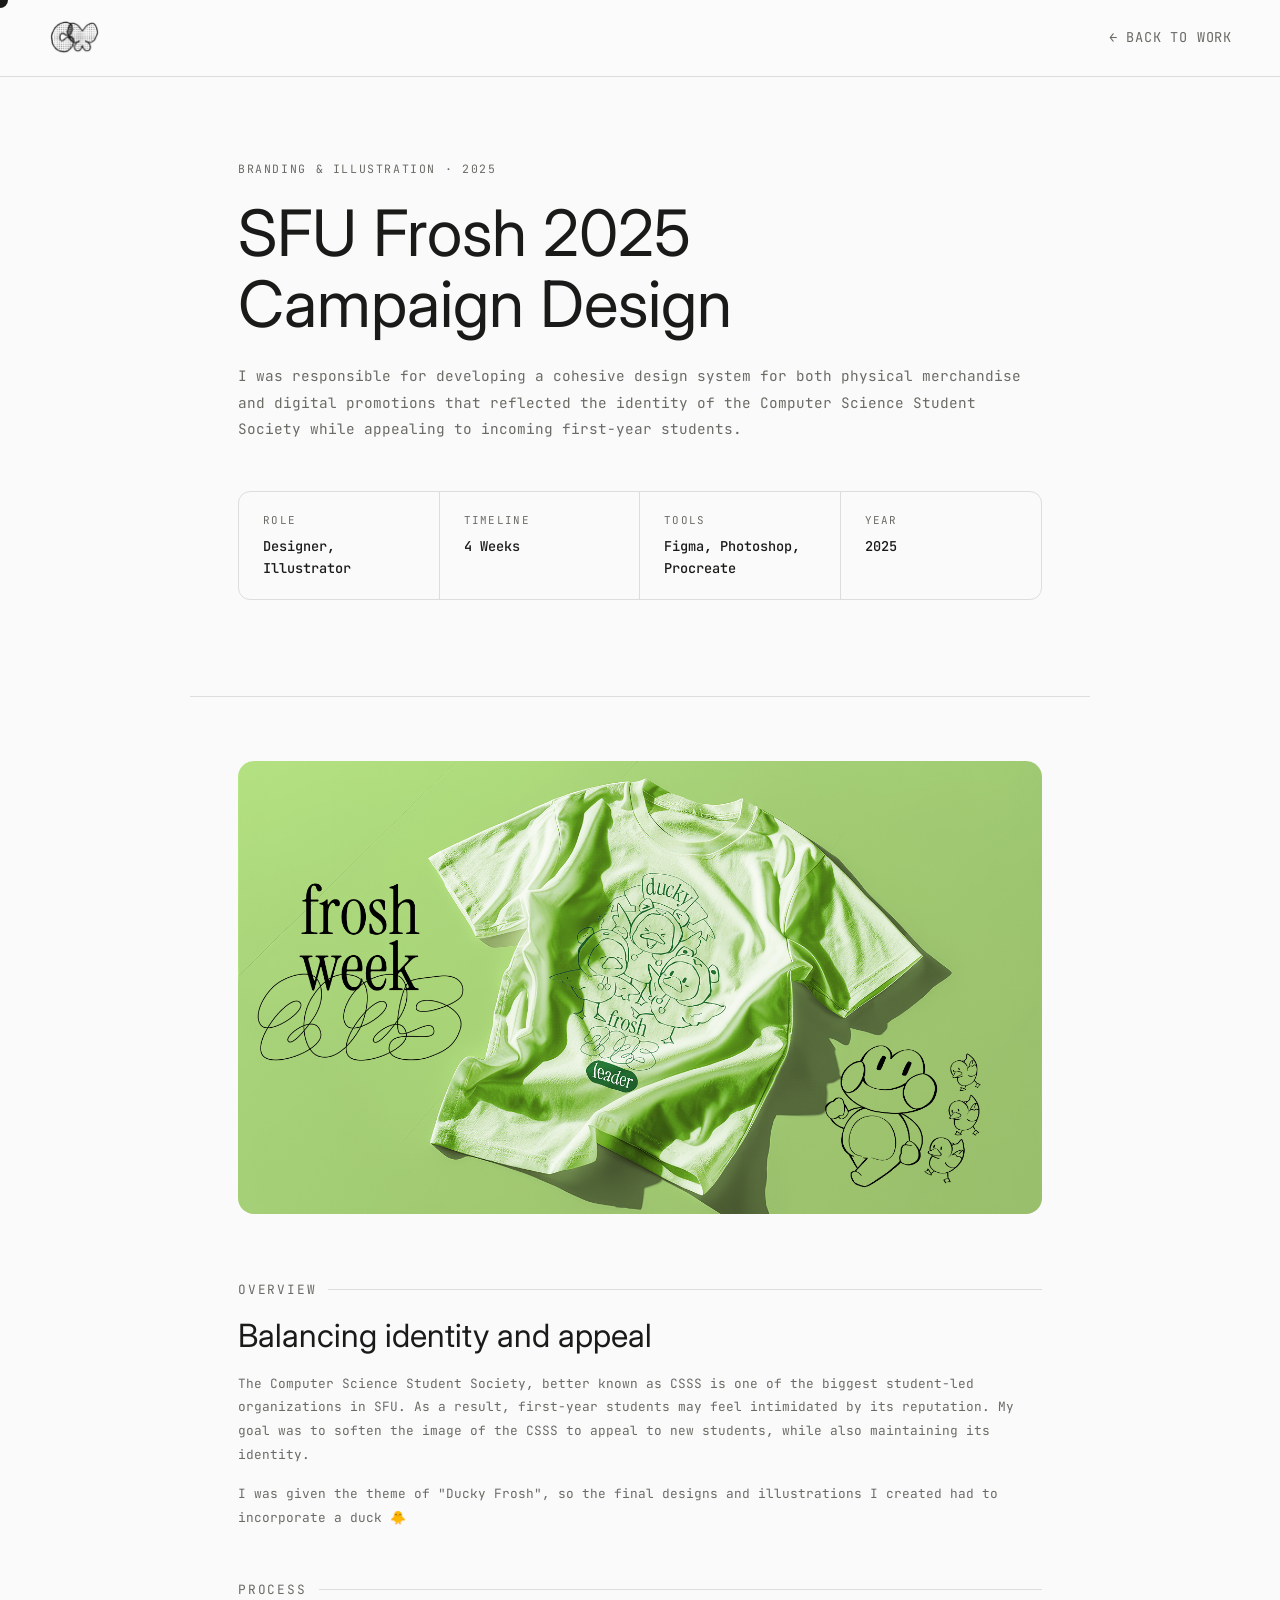
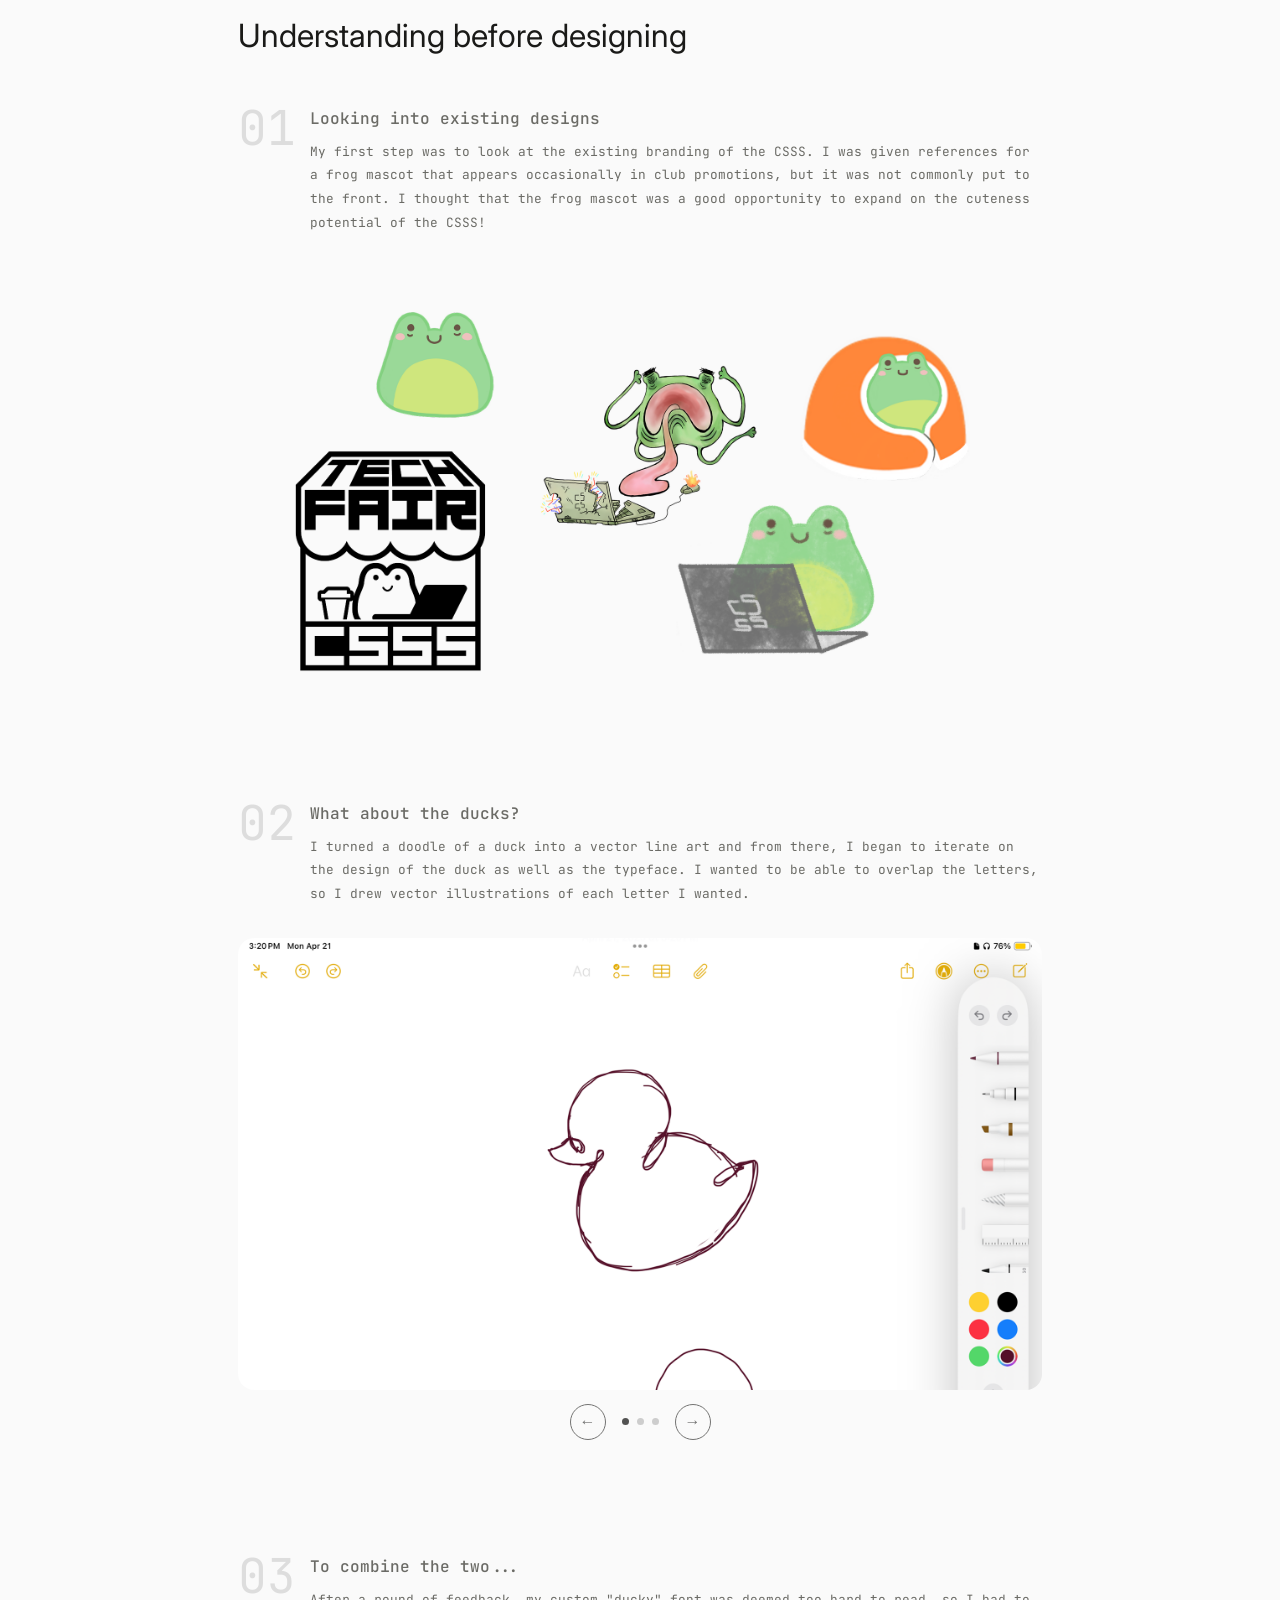
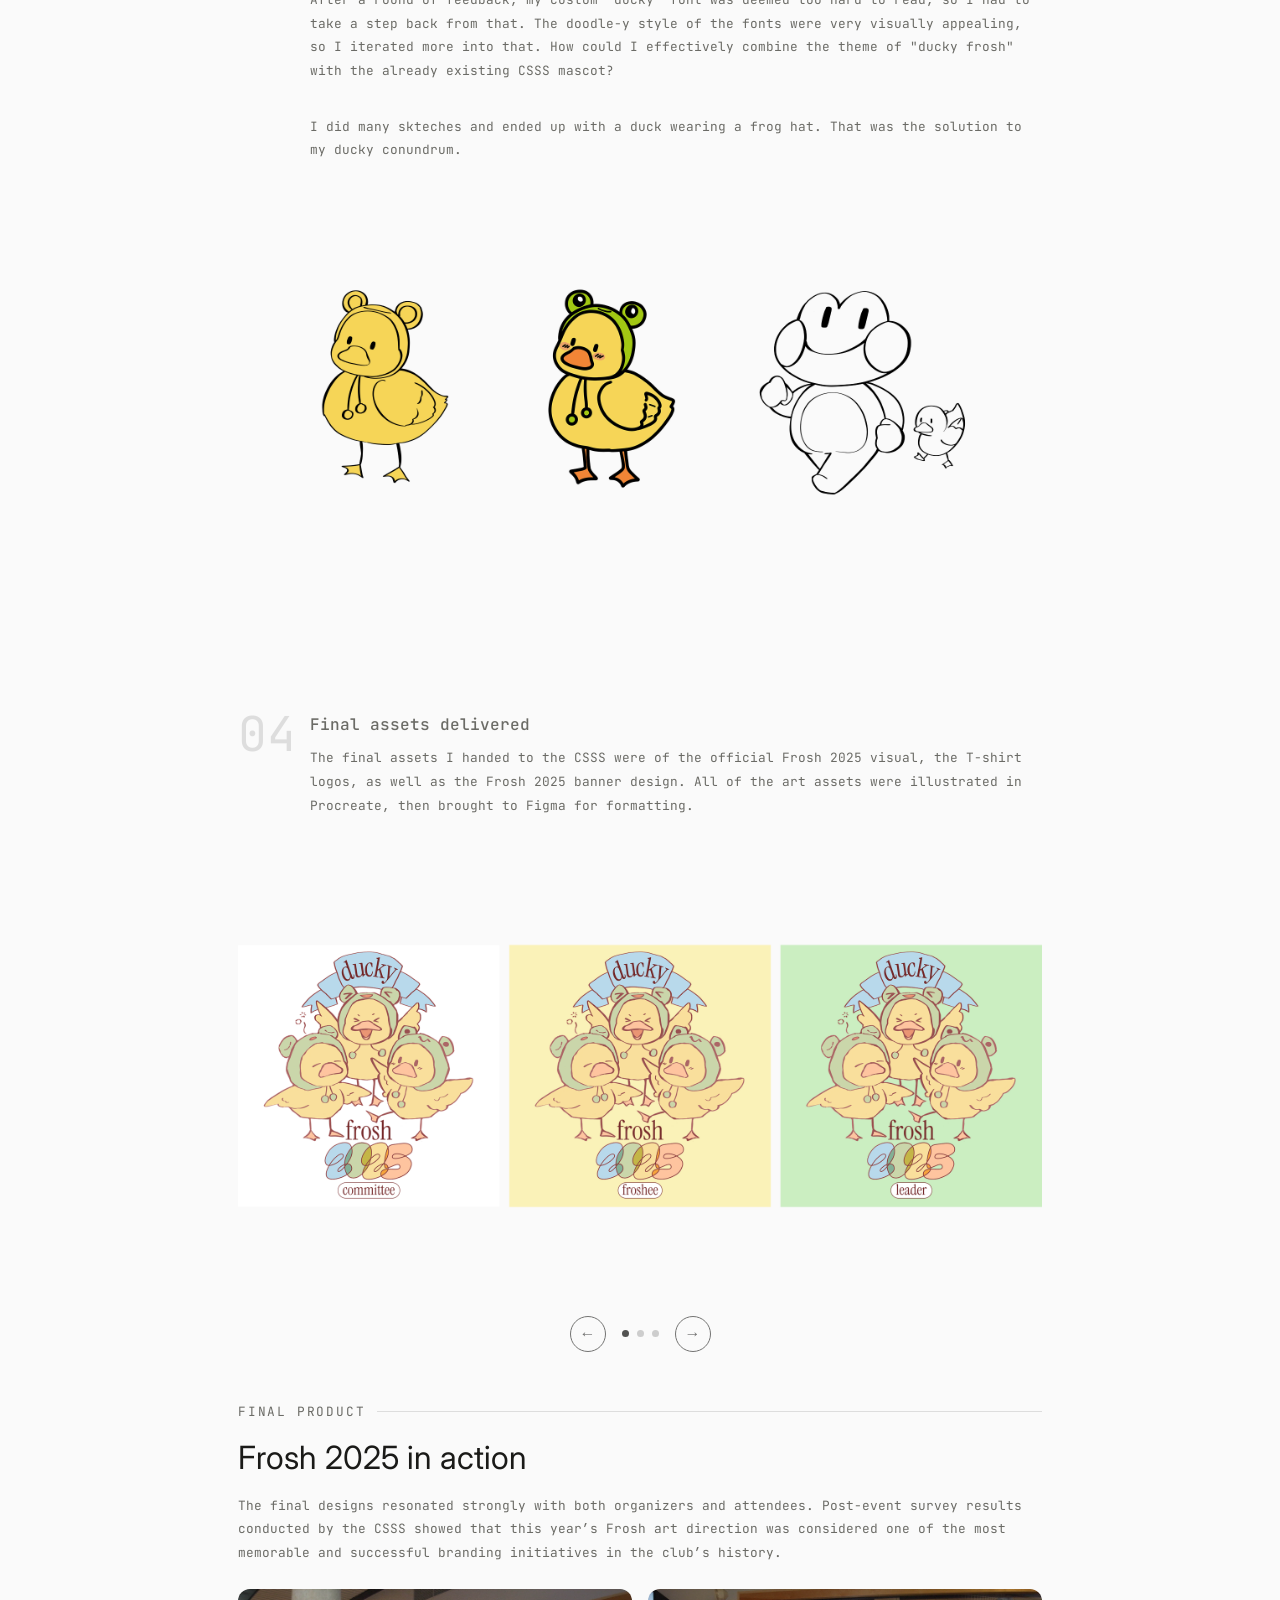
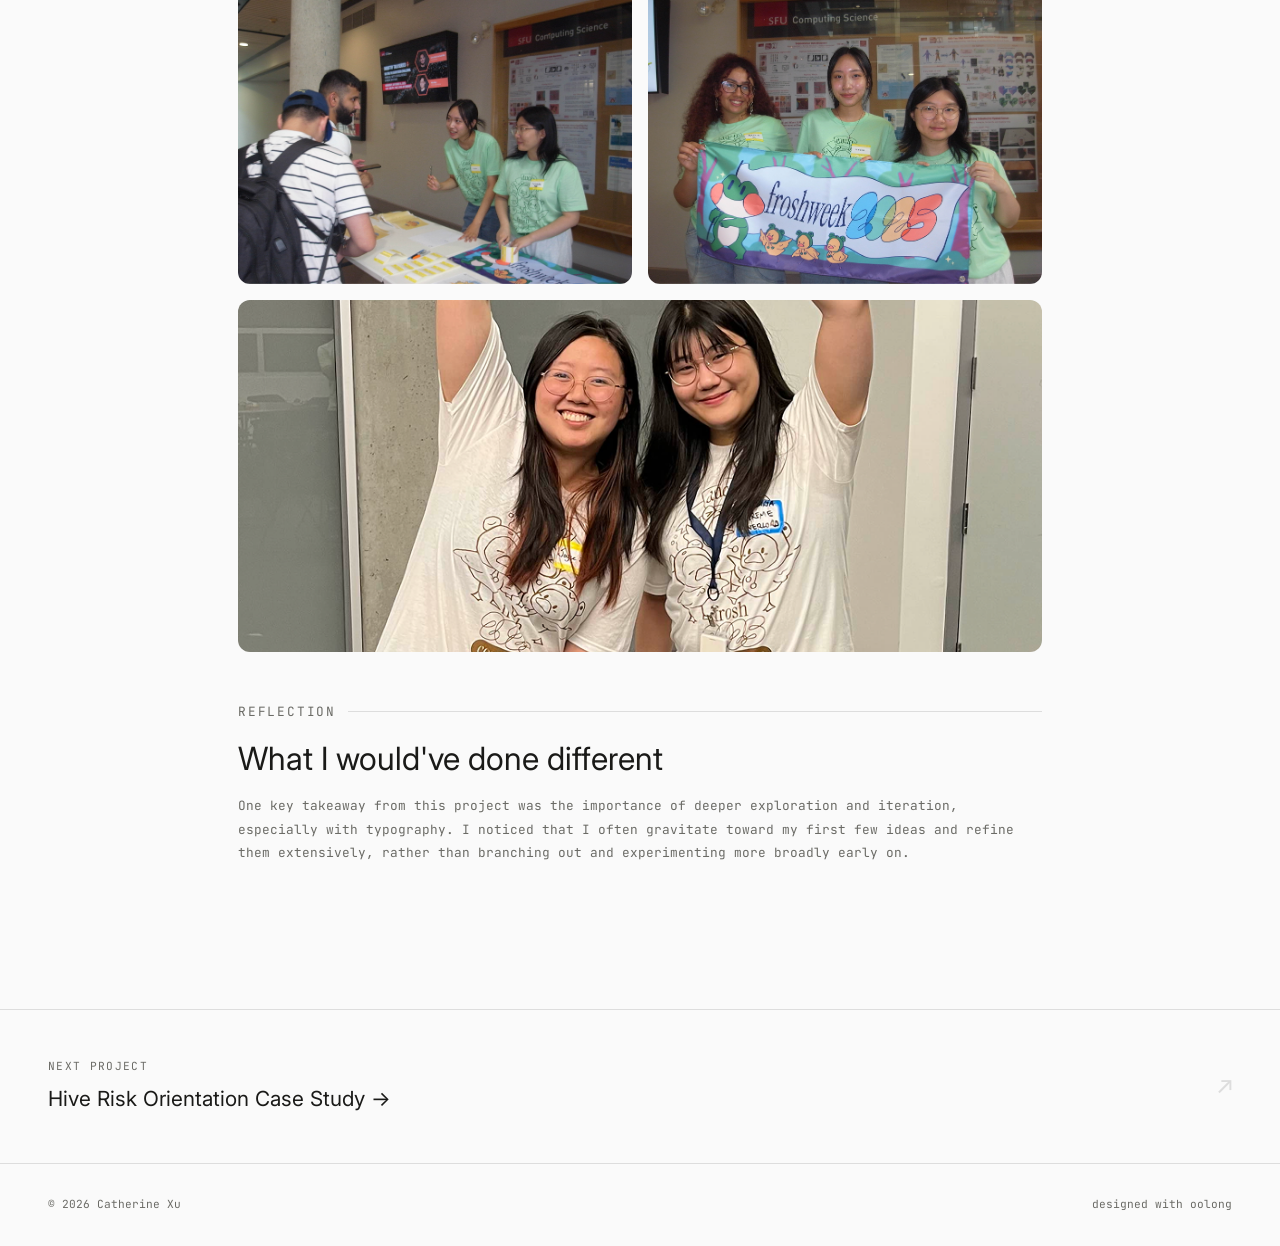
<file: html/project-3.html>
<!DOCTYPE html>
<html lang="en">
<head>
  <meta charset="UTF-8" />
  <meta name="viewport" content="width=device-width, initial-scale=1.0" />
  <title>SFU Frosh 2025 Campaign Design</title>

  <link rel="icon" type="image/png" href="../images/favicon.png">

  <link rel="preconnect" href="https://fonts.googleapis.com">
  <link rel="preconnect" href="https://fonts.gstatic.com" crossorigin>

  <!-- FONTS -->
  <link href="https://fonts.googleapis.com/css2?family=JetBrains+Mono:ital,wght@0,100..800;1,100..800&display=swap" rel="stylesheet">
  <link href="https://fonts.googleapis.com/css2?family=Inter:ital,opsz,wght@0,14..32,100..900;1,14..32,100..900&family=JetBrains+Mono:ital,wght@0,100..800;1,100..800&display=swap" rel="stylesheet">
  
  <link rel="stylesheet" href="../css/project-style.css">
</head>
<body>

  <nav>
    <a href="../index.html#hero">
      <img class="nav-logo nav-logo-default" 
           src="../images/personal-logo.png" 
           alt="Catherine Xu" 
           style="height: 36px; width: auto;" />

      <img class="nav-logo nav-logo-hover"
           src="../images/personal-logo-hover.png"
           alt="Catherine Xu"
           style="height: 36px; width: auto;" />
    </a>
    <a href="../index.html#work" class="nav-back">← back to work</a>
  </nav>

  <div class="project-hero reveal">
    <span class="project-eyebrow">Branding & Illustration · 2025</span>
    <h1>SFU Frosh 2025 <br>Campaign Design</h1>
    <p class="project-hero-desc">I was responsible for developing a cohesive design system for both physical merchandise and digital promotions that reflected the identity of the Computer Science Student Society while appealing to incoming first-year students.</p>
    <div class="project-meta">
      <div class="meta-item"><p class="meta-label">Role</p><p class="meta-value">Designer, Illustrator</p></div>
      <div class="meta-item"><p class="meta-label">Timeline</p><p class="meta-value">4 Weeks</p></div>
      <div class="meta-item"><p class="meta-label">Tools</p><p class="meta-value">Figma, Photoshop, Procreate</p></div>
      <div class="meta-item"><p class="meta-label">Year</p><p class="meta-value">2025</p></div>
    </div>
  </div>

  <div class="project-cover reveal">
    <div class="cover-img-wrap">
      <img src="../images/project-3/shirt-mockup.png" alt="frosh shirt mockup" class="cover-img" data-cursor="t-shirt mockup"/>
    </div>
  </div>

  <div class="project-content">

    <div class="content-section reveal">
      <p class="content-label">Overview</p>
      <h2>Balancing identity and appeal</h2>
      <p>The Computer Science Student Society, better known as CSSS is one of the biggest student-led organizations in SFU. As a result, first-year students may feel intimidated by its reputation. My goal was to soften the image of the CSSS to appeal to new students, while also maintaining its identity.</p>
      <p>I was given the theme of "Ducky Frosh", so the final designs and illustrations I created had to incorporate a duck 🐥</p>
    </div>

    <div class="content-section reveal">
      <p class="content-label">Process</p>
      <h2>Understanding before designing</h2>

      <div class="process-step-full-initial">
        <div class="process-step-header">
          <span class="step-num">01</span>
          <div>
            <p class="step-title">Looking into existing designs</p>
            <p class="step-desc">My first step was to look at the existing branding of the CSSS. I was given references for a frog mascot that appears occasionally in club promotions, but it was not commonly put to the front. I thought that the frog mascot was a good opportunity to expand on the cuteness potential of the CSSS! </p>
          </div>
        </div>
        <div class="step-img-wrap" style="background: #fdf0eb;">
          <img src="../images/project-3/frog-mascot.png" alt="User research notes" class="step-img" data-cursor="existing froggy mascot"/>
        </div>
      </div>

      <div class="process-step-full">
        <div class="process-step-header">
          <span class="step-num">02</span>
          <div>
            <p class="step-title">What about the ducks?</p>
            <p class="step-desc">I turned a doodle of a duck into a vector line art and from there, I began to iterate on the design of the duck as well as the typeface. I wanted to be able to overlap the letters, so I drew vector illustrations of each letter I wanted. </p>
          </div>
        </div>


        <!-- TYPEOGRAPHY EXPLORATION CAROUSEL -->
        <div class="carousel" id="carousel-concepts">
          <div class="carousel-track">
            <div class="slide active">
              <div class="step-img-wrap">
                <img src="../images/project-3/doodle.png" alt="Research and brand immersion" class="step-img" data-cursor="initial sketch"/>
              </div>
            </div>
            <div class="slide">
              <div class="step-img-wrap">
                <img src="../images/project-3/duck-to-font.png" alt="Research and brand immersion" class="step-img" data-cursor="exploration"/>
              </div>
            </div>
            <div class="slide">
              <div class="step-img-wrap">
                <img src="../images/project-3/logotype-exploration.png" alt="Research and brand immersion" class="step-img" data-cursor="draft logotype"/>
              </div>
            </div>
          </div>
 
          <div class="controls">
            <button class="btn" id="previous-concept" aria-label="Previous">←</button>
            <div class="dots">
              <span class="dot active" data-index="0"></span>
              <span class="dot" data-index="1"></span>
              <span class="dot" data-index="2"></span>
            </div>
            <button class="btn" id="next-concept" aria-label="Next">→</button>
          </div>
        </div>

      </div>

      <div class="process-step-full">
        <div class="process-step-header">
          <span class="step-num">03</span>
          <div>
            <p class="step-title">To combine the two...</p>
            <p class="step-desc">After a round of feedback, my custom "ducky" font was deemed too hard to read, so I had to take a step back from that. The doodle-y style of the fonts were very visually appealing, so I iterated more into that. How could I effectively combine the theme of "ducky frosh" with the already existing CSSS mascot?</p>
            <p>I did many skteches and ended up with a duck wearing a frog hat. That was the solution to my ducky conundrum.</p>
          </div>
        </div>

        <div class="step-img-wrap" style="background: #fdf0eb;">
          <img src="../images/project-3/sketch-1.png" alt="User research notes" class="step-img" data-cursor="the sketches i drew up"/>
        </div>

      </div>

      <div class="process-step-full">
        <div class="process-step-header">
          <span class="step-num">04</span>
          <div>
            <p class="step-title">Final assets delivered</p>
            <p class="step-desc">The final assets I handed to the CSSS were of the official Frosh 2025 visual, the T-shirt logos, as well as the Frosh 2025 banner design. All of the art assets were illustrated in Procreate, then brought to Figma for formatting. </p>
          </div>
        </div>


        <!-- FINAL CAROUSEL -->
        <div class="carousel" id="carousel-concepts">
          <div class="carousel-track">
            <div class="slide active">
              <div class="step-img-wrap">
                <img src="../images/project-3/online-graphics.png" alt="Research and brand immersion" class="step-img" data-cursor="coloured assets"/>
              </div>
            </div>
            <div class="slide">
              <div class="step-img-wrap">
                <img src="../images/project-3/shirt-designs.png" alt="Research and brand immersion" class="step-img" data-cursor="t-shirt print designs"/>
              </div>
            </div>
            <div class="slide">
              <div class="step-img-wrap">
                <img src="../images/project-3/banner.png" alt="Research and brand immersion" class="step-img" data-cursor="frosh banner"/>
              </div>
            </div>
          </div>
 
          <div class="controls">
            <button class="btn" id="previous-concept" aria-label="Previous">←</button>
            <div class="dots">
              <span class="dot active" data-index="0"></span>
              <span class="dot" data-index="1"></span>
              <span class="dot" data-index="2"></span>
            </div>
            <button class="btn" id="next-concept" aria-label="Next">→</button>
          </div>
        </div>

      </div>
    </div>

    <div class="content-section reveal">
      <p class="content-label">Final Product</p>
      <h2>Frosh 2025 in action</h2>
      <p>The final designs resonated strongly with both organizers and attendees. Post-event survey results conducted by the CSSS showed that this year’s Frosh art direction was considered one of the most memorable and successful branding initiatives in the club’s history.</p>
      <div class="final-img-grid">
        <div class="final-img-wrap">
          <img src="../images/project-3/photo-1.png" alt="Onboarding screen" class="final-img" />
        </div>
        <div class="final-img-wrap">
          <img src="../images/project-3/photo-2.png" alt="Risk questionnaire screen" class="final-img" />
        </div>
        <div class="final-img-wrap final-img-wide">
          <img src="../images/project-3/photo-3.png" alt="Risk profile result screen" class="final-img" />
        </div>
      </div>
    </div>

    <div class="content-section reveal">
      <p class="content-label">Reflection</p>
      <h2>What I would've done different</h2>
      <p>One key takeaway from this project was the importance of deeper exploration and iteration, especially with typography. I noticed that I often gravitate toward my first few ideas and refine them extensively, rather than branching out and experimenting more broadly early on.</p>

    </div>

  </div>

  <a href="project-4.html" class="next-project">
    <div>
      <p class="next-label">Next Project</p>
      <p class="next-title">Hive Risk Orientation Case Study →</p>
    </div>
    <span class="next-arrow">↗</span>
  </a>

  <footer>
    <span>© 2026 Catherine Xu</span>
    <span>designed with oolong</span>
  </footer>

  <script src="../javascript/project.js"></script>
</body>
</html>
</file>
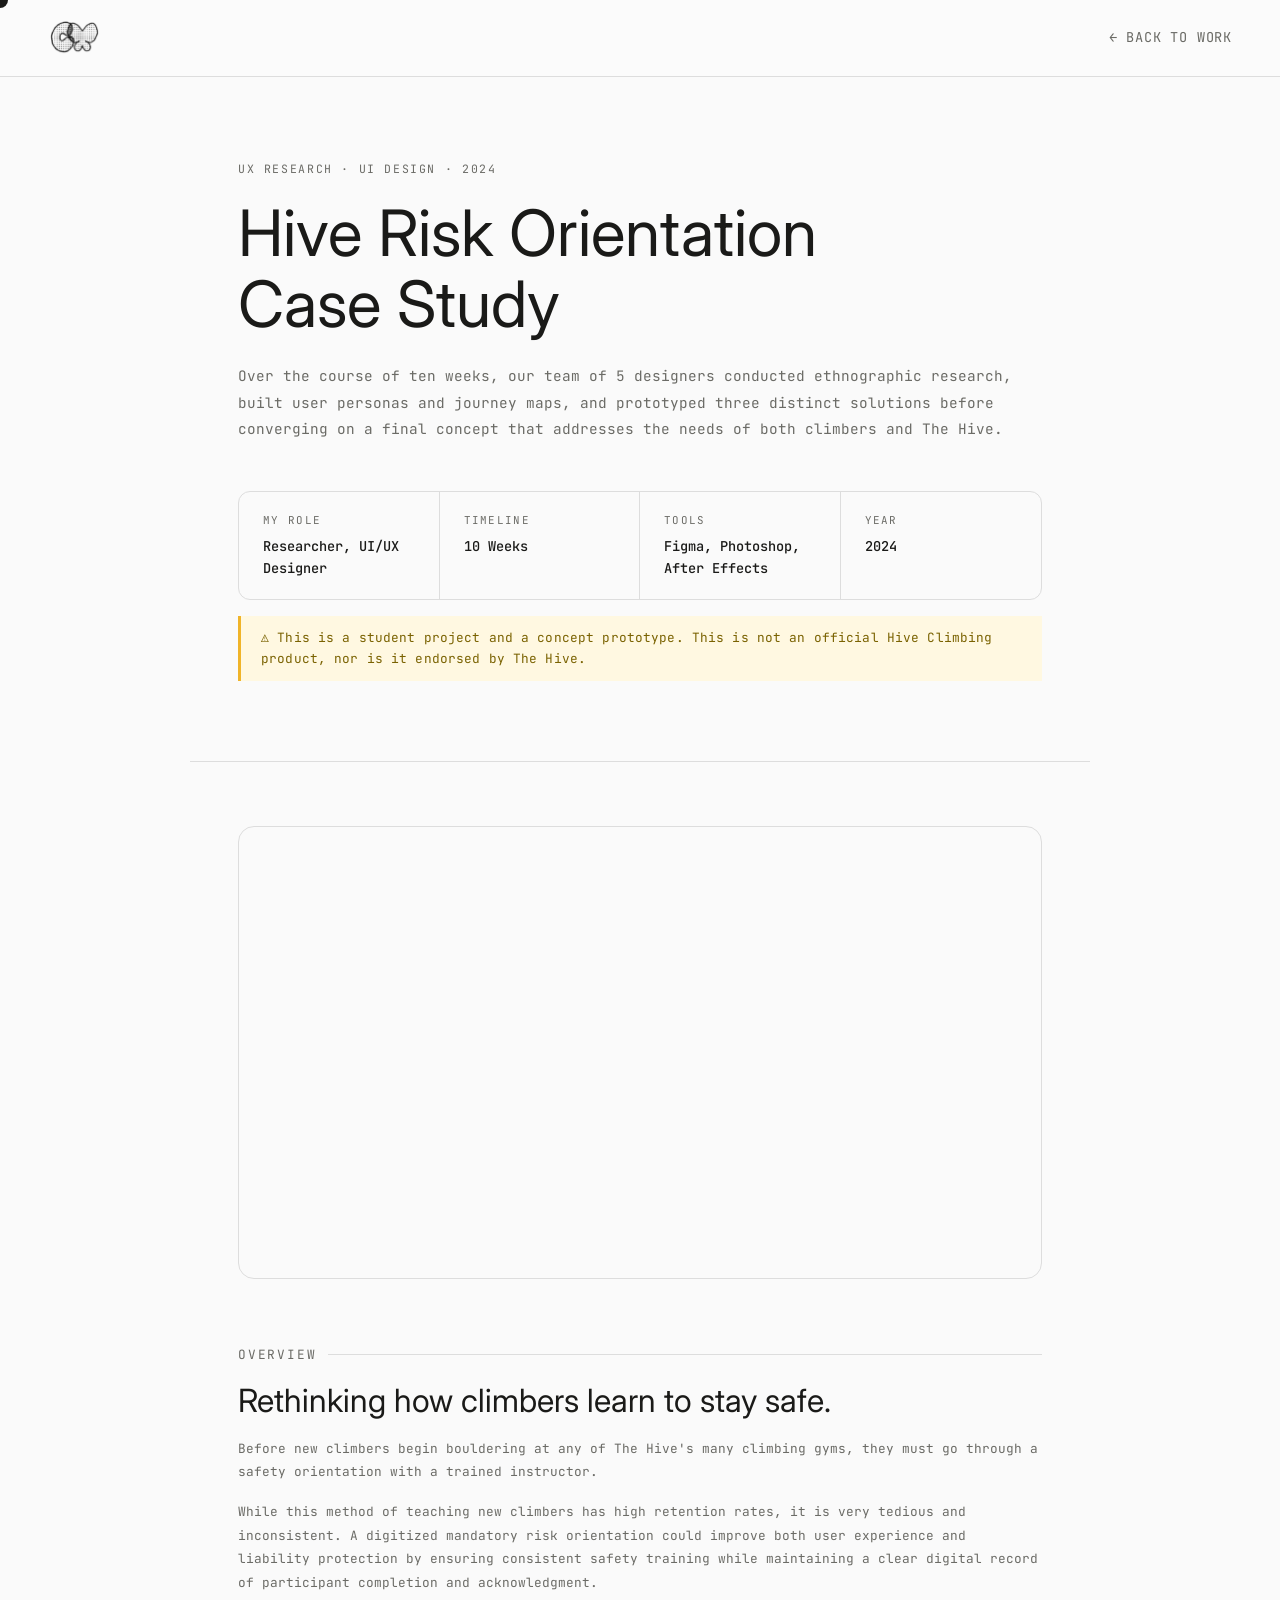
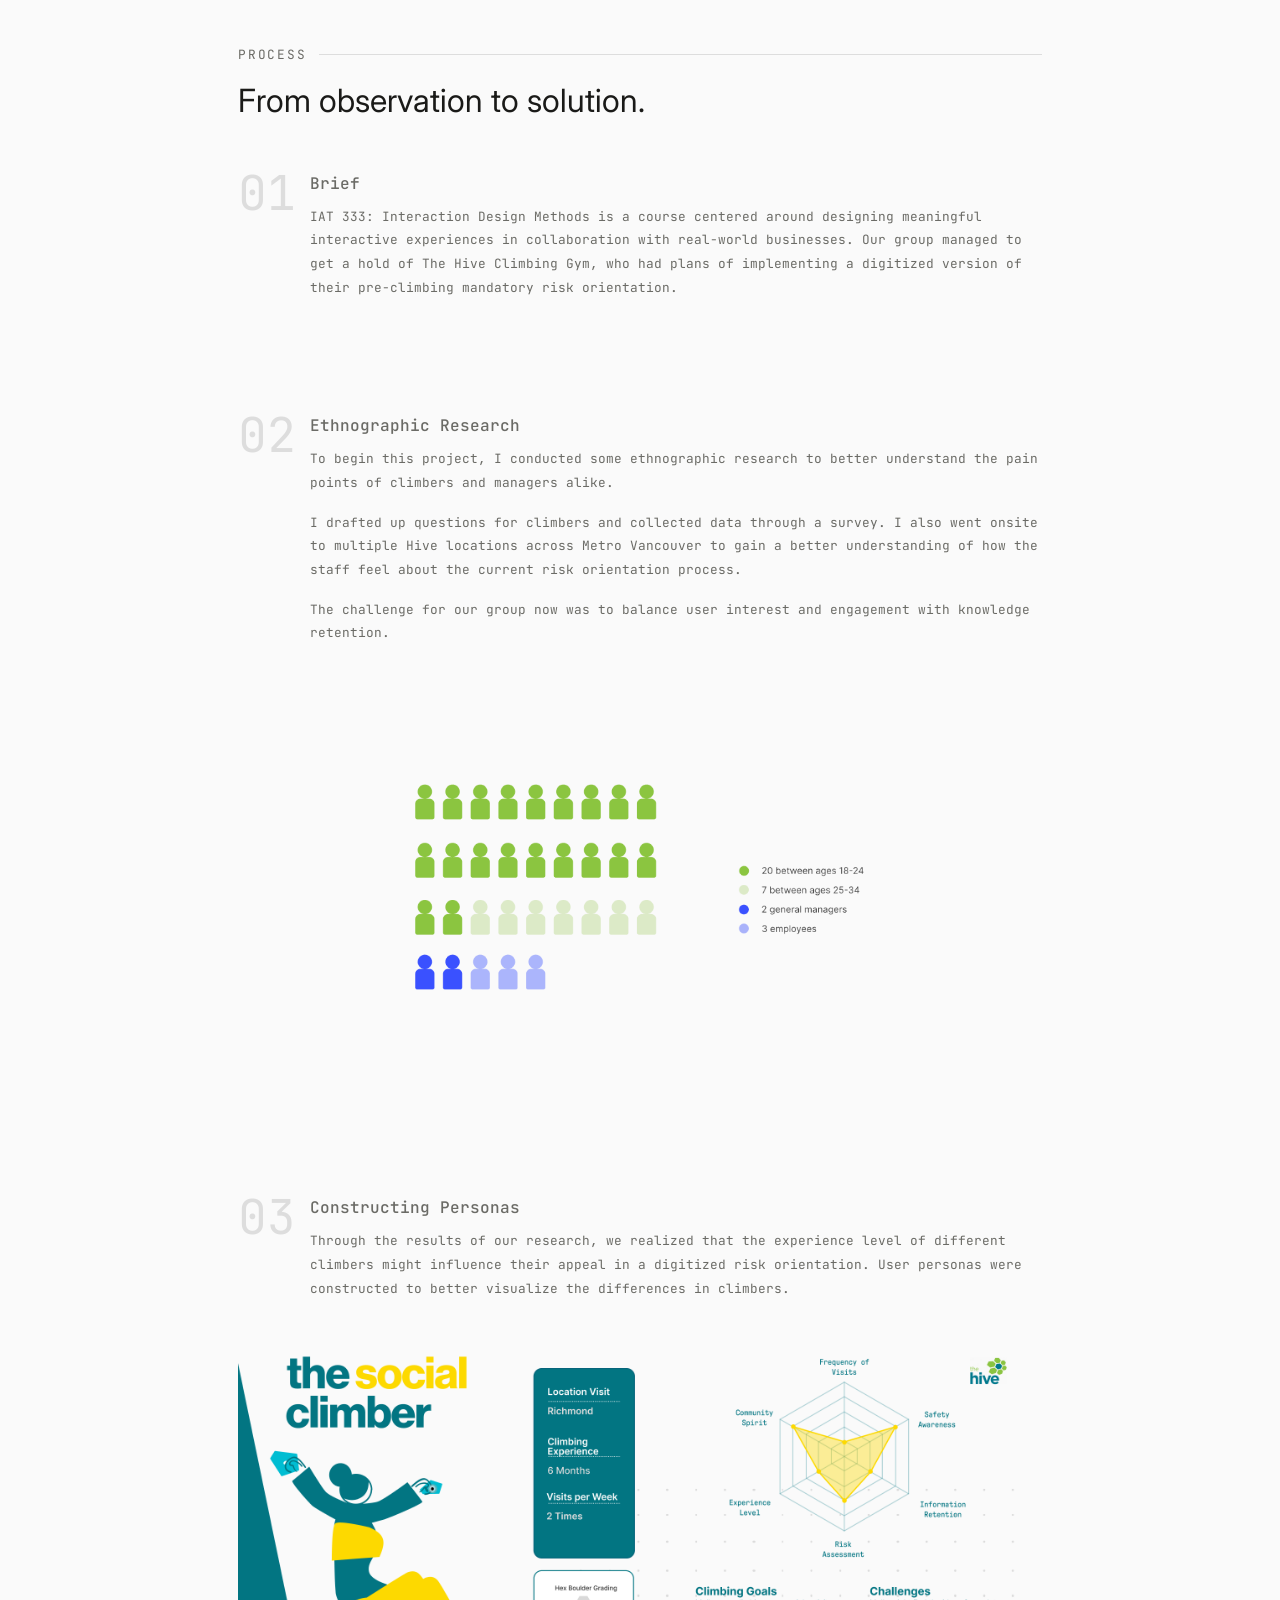
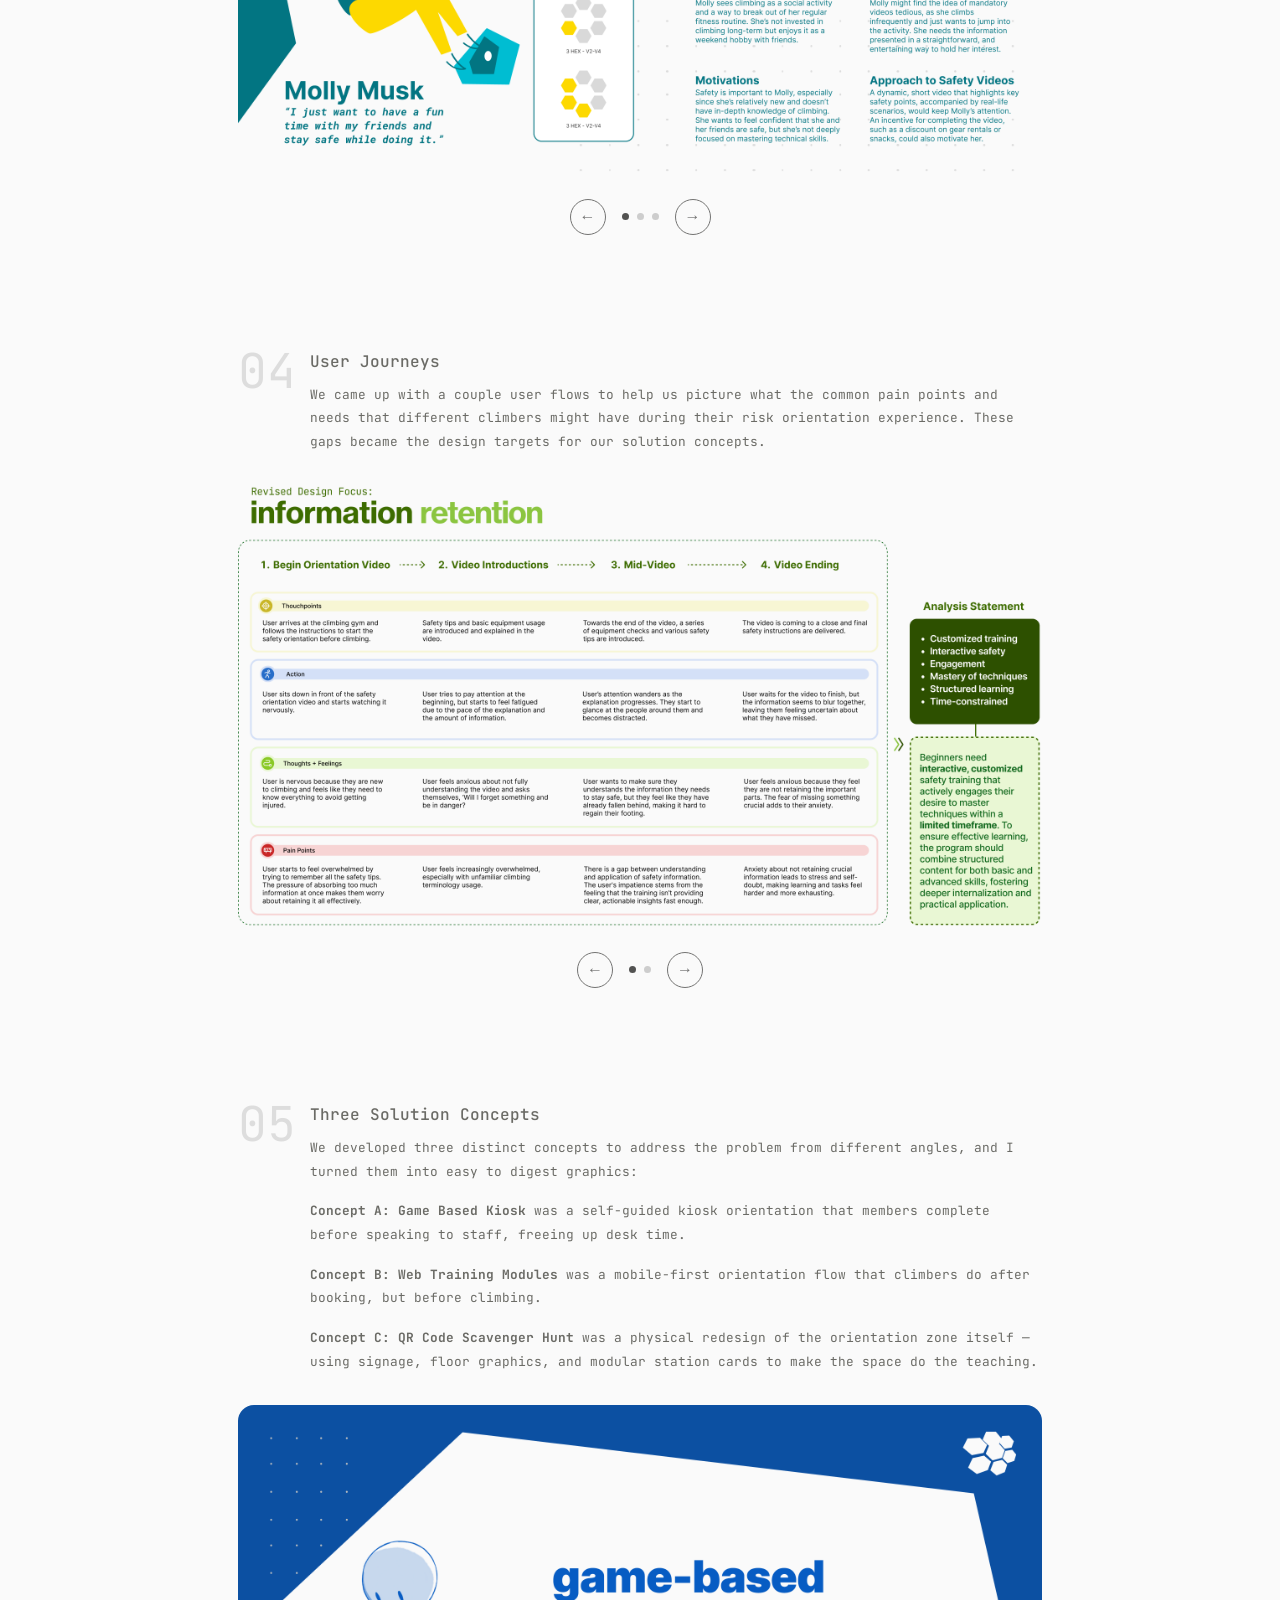
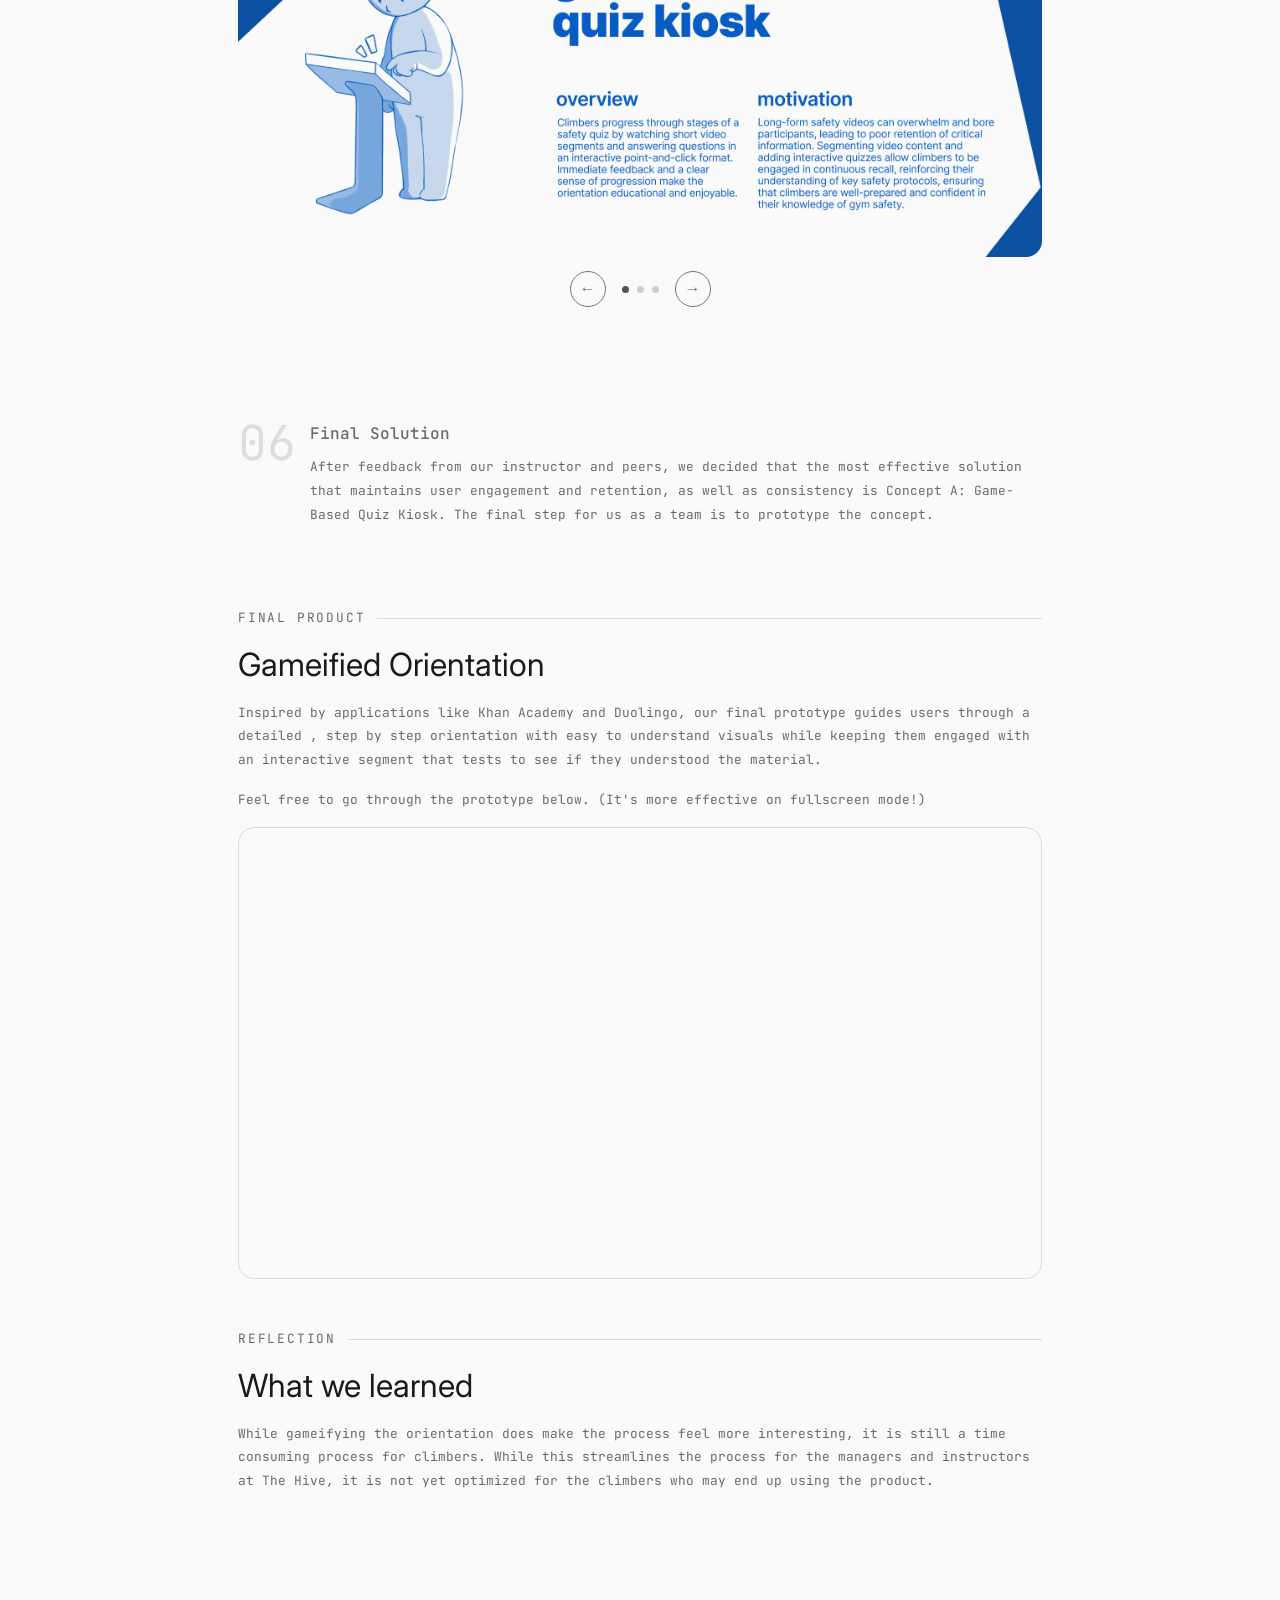
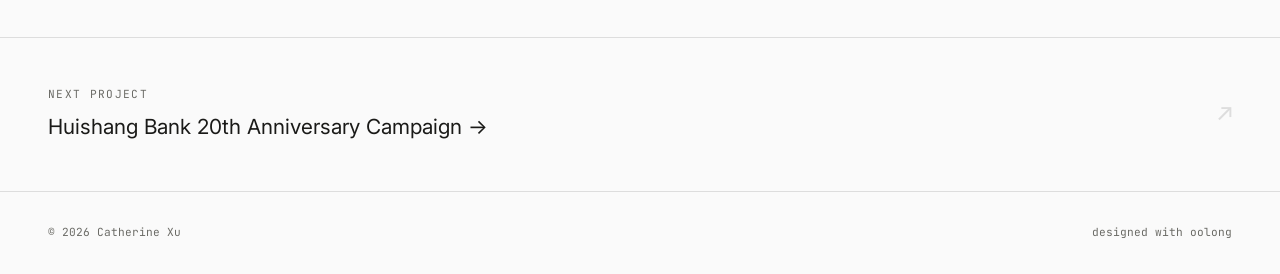
<file: html/project-4.html>
<!DOCTYPE html>
<html lang="en">
<head>
  <meta charset="UTF-8" />
  <meta name="viewport" content="width=device-width, initial-scale=1.0" />
  <title>Hive Risk Orientation Case Study — Catherine Xu</title>

  <link rel="icon" type="image/png" href="../favicon.png">

  <link rel="preconnect" href="https://fonts.googleapis.com">
  <link rel="preconnect" href="https://fonts.gstatic.com" crossorigin>

  <!-- FONTS -->
  <link href="https://fonts.googleapis.com/css2?family=JetBrains+Mono:ital,wght@0,100..800;1,100..800&display=swap" rel="stylesheet">
  <link href="https://fonts.googleapis.com/css2?family=Inter:ital,opsz,wght@0,14..32,100..900;1,14..32,100..900&family=JetBrains+Mono:ital,wght@0,100..800;1,100..800&display=swap" rel="stylesheet">
  
  <link rel="stylesheet" href="../css/project-style.css">
</head>
<body>

  <nav>
    <a href="../index.html#hero">
      <img class="nav-logo nav-logo-default" 
           src="../images/personal-logo.png" 
           alt="Catherine Xu" 
           style="height: 36px; width: auto;" />

      <img class="nav-logo nav-logo-hover"
           src="../images/personal-logo-hover.png"
           alt="Catherine Xu"
           style="height: 36px; width: auto;" />
    </a>
    <a href="../index.html#work" class="nav-back">← back to work</a>
  </nav>

 <div class="project-hero reveal">
    <span class="project-eyebrow">UX Research · UI Design · 2024</span>
    <h1>Hive Risk Orientation <br> Case Study</h1>
    <p class="project-hero-desc">Over the course of ten weeks, our team of 5 designers conducted ethnographic research, built user personas and journey maps, and prototyped three distinct solutions before converging on a final concept that addresses the needs of both climbers and The Hive.</p>
    <div class="project-meta">
      <div class="meta-item"><p class="meta-label">My Role</p><p class="meta-value">Researcher, UI/UX Designer</p></div>
      <div class="meta-item"><p class="meta-label">Timeline</p><p class="meta-value">10 Weeks</p></div>
      <div class="meta-item"><p class="meta-label">Tools</p><p class="meta-value">Figma, Photoshop, After Effects</p></div>
      <div class="meta-item"><p class="meta-label">Year</p><p class="meta-value">2024</p></div>
    </div>

    <div class="disclaimer-banner">
    ⚠️ This is a student project and a concept prototype. This is not an official Hive Climbing product, nor is it endorsed by The Hive.
    </div>
  </div>

 
  <div class="project-cover reveal">
    <div class="video-wrap">
      <iframe
        src="https://www.youtube.com/embed/k0wTSXhmEHA"
        title="YouTube video player"
        frameborder="0"
        allow="accelerometer; autoplay; clipboard-write; encrypted-media; gyroscope; picture-in-picture"
        allowfullscreen>
      </iframe>
    </div>
  </div>
 
  <div class="project-content">
 
    <div class="content-section reveal">
      <p class="content-label">Overview</p>
      <h2>Rethinking how climbers learn to stay safe.</h2>
      <p>Before new climbers begin bouldering at any of The Hive's many climbing gyms, they must go through a safety orientation with a trained instructor. </p>
      <p>While this method of teaching new climbers has high retention rates, it is very tedious and inconsistent. A digitized mandatory risk orientation could improve both user experience and liability protection by ensuring consistent safety training while maintaining a clear digital record of participant completion and acknowledgment.</p>
    </div>
 
    <div class="content-section reveal">
      <p class="content-label">Process</p>
      <h2>From observation to solution.</h2>
 
      <!-- STEP 01 -->
      <div class="process-step-full-initial">
        <div class="process-step-header">
          <span class="step-num">01</span>
          <div>
            <p class="step-title">Brief</p>
            <p class="step-desc"><a href="https://www.sfu.ca/outlines.html?2024/fall/iat/333/d100" data-cursor="see more">IAT 333: Interaction Design Methods</a> is a course centered around designing meaningful interactive experiences in collaboration with real-world businesses. Our group managed to get a hold of The Hive Climbing Gym, who had plans of implementing a digitized version of their pre-climbing mandatory risk orientation.</p>
          </div>
        </div>
      </div>
 
      <!-- STEP 02 -->
      <div class="process-step-full">
        <div class="process-step-header">
          <span class="step-num">02</span>
          <div>
            <p class="step-title">Ethnographic Research</p>
            <p>To begin this project, I conducted some ethnographic research to better understand the pain points of climbers and managers alike.</p>
            <p>I drafted up questions for climbers and collected data through a survey. I also went onsite to multiple Hive locations across Metro Vancouver to gain a better understanding of how the staff feel about the current risk orientation process.</p>
            <p>The challenge for our group now was to balance user interest and engagement with knowledge retention.</p>
          </div>
        </div>
        <div class="step-img-wrap">
          <img src="../images/project-4/ethnographic-research.png" alt="Ethnographic research at The Hive" class="step-img" data-cursor="ethnographic research participants"/>
        </div>
      </div>
 
      <!-- STEP 03 -->
      <div class="process-step-full">
        <div class="process-step-header">
          <span class="step-num">03</span>
          <div>
            <p class="step-title">Constructing Personas</p>
            <p class="step-desc">Through the results of our research, we realized that the experience level of different climbers might influence their appeal in a digitized risk orientation. User personas were constructed to better visualize the differences in climbers. </p>
          </div>
        </div>
 
        <!-- PERSONA CAROUSEL -->
        <div class="carousel" id="carousel-personas">
          <div class="carousel-track">
            <div class="slide active">
              <div class="step-img-wrap">
                <img src="../images/project-4/persona-1.png" alt="Persona 1 – First-time gym-goer" class="step-img" data-cursor="persona 1 - occasional climber"/>
              </div>
            </div>
            <div class="slide">
              <div class="step-img-wrap">
                <img src="../images/project-4/persona-2.png" alt="Persona 2 – Experienced outdoor climber" class="step-img" data-cursor="persona 2 - regular climber"/>
              </div>
            </div>
            <div class="slide">
              <div class="step-img-wrap">
                <img src="../images/project-4/persona-3.png" alt="Persona 3 – Returning member" class="step-img" data-cursor="persona 3 - frequent climber"/>
              </div>
            </div>
          </div>
 
          <div class="controls">
            <button class="btn" id="prev-personas" aria-label="Previous">←</button>
            <div class="dots">
              <span class="dot active" data-index="0"></span>
              <span class="dot" data-index="1"></span>
              <span class="dot" data-index="2"></span>
            </div>
            <button class="btn" id="next-personas" aria-label="Next">→</button>
          </div>
        </div>
      </div>
 
      <!-- STEP 04 -->
      <div class="process-step-full">
        <div class="process-step-header">
          <span class="step-num">04</span>
          <div>
            <p class="step-title">User Journeys</p>
            <p class="step-desc">We came up with a couple user flows to help us picture what the common pain points and needs that different climbers might have during their risk orientation experience. These gaps became the design targets for our solution concepts.</p>
          </div>
        </div>
        
        <!-- USER JOURNEY CAROUSEL -->
        <div class="carousel" id="carousel-journeys">
          <div class="carousel-track">
            <div class="slide active">
              <div class="step-img-wrap">
                <img src="../images/project-4/user-journey-1.png" alt="User Journey 1" class="step-img" data-cursor="user journey 1 - occasional climber"/>
              </div>
            </div>
            <div class="slide">
              <div class="step-img-wrap">
                <img src="../images/project-4/user-journey-2.png" alt="User Journey 2" class="step-img" data-cursor="user journey 2 - frequent climber"/>
              </div>
            </div>
          </div>
 
          <div class="controls">
            <button class="btn" id="previous-journey" aria-label="Previous">←</button>
            <div class="dots">
              <span class="dot active" data-index="0"></span>
              <span class="dot" data-index="1"></span>
            </div>
            <button class="btn" id="next-journey" aria-label="Next">→</button>
          </div>
        </div>
      </div>
 
      <!-- STEP 05 -->
      <div class="process-step-full">
        <div class="process-step-header">
          <span class="step-num">05</span>
          <div>
            <p class="step-title">Three Solution Concepts</p>
            <p >We developed three distinct concepts to address the problem from different angles, and I turned them into easy to digest graphics:
              <p> <strong>Concept A: Game Based Kiosk</strong> was a self-guided kiosk orientation that members complete before speaking to staff, freeing up desk time. </p> 
              <p> <strong>Concept B: Web Training Modules</strong> was a mobile-first orientation flow that climbers do after booking, but before climbing. </p>
              <p class = step-desc><strong>Concept C: QR Code Scavenger Hunt</strong> was a physical redesign of the orientation zone itself — using signage, floor graphics, and modular station cards to make the space do the teaching.</p>
            </p>
          </div>
        </div>
        <!-- FINAL CONCEPT CAROUSEL -->
        <div class="carousel" id="carousel-concepts">
          <div class="carousel-track">
            <div class="slide active">
              <div class="step-img-wrap">
                <img src="../images/project-4/final-concept-1.png" alt="Persona 1 – First-time gym-goer" class="step-img" data-cursor="concept 1 - game based kiosk (we picked this one)"/>
              </div>
            </div>
            <div class="slide">
              <div class="step-img-wrap">
                <img src="../images/project-4/final-concept-2.png" alt="Persona 2 – Experienced outdoor climber" class="step-img" data-cursor="concept 1 - web based modules"/>
              </div>
            </div>
            <div class="slide">
              <div class="step-img-wrap">
                <img src="../images/project-4/final-concept-3.png" alt="Persona 3 – Returning member" class="step-img" data-cursor="concept 3 - QR code scavenger hunt"/>
              </div>
            </div>
          </div>
 
          <div class="controls">
            <button class="btn" id="previous-concept" aria-label="Previous">←</button>
            <div class="dots">
              <span class="dot active" data-index="0"></span>
              <span class="dot" data-index="1"></span>
              <span class="dot" data-index="2"></span>
            </div>
            <button class="btn" id="next-concept" aria-label="Next">→</button>
          </div>
        </div>
      </div>
 
      <!-- STEP 06 -->
      <div class="process-step-full">
        <div class="process-step-header">
          <span class="step-num">06</span>
          <div>
            <p class="step-title">Final Solution</p>
            <p class="step-desc">After feedback from our instructor and peers, we decided that the most effective solution that maintains user engagement and retention, as well as consistency is Concept A: Game-Based Quiz Kiosk. The final step for us as a team is to prototype the concept.</p>
          </div>
        </div>
      </div>
 
    </div>
 
    <div class="content-section reveal">
      <p class="content-label">Final Product</p>
      <h2>Gameified Orientation</h2>
      <p>Inspired by applications like Khan Academy and Duolingo, our final prototype guides users through a detailed , step by step orientation with easy to understand visuals while keeping them engaged with an interactive segment that tests to see if they understood the material.</p>
      <p>Feel free to go through the prototype below. (It's more effective on fullscreen mode!) </p>
        <div class="video-wrap">
          <iframe
            src="https://www.figma.com/embed?embed_host=share&url=https://www.figma.com/proto/dOmGxJFcISz3mqHCtCcbFs/IAT333-Group-Project?page-id=2623%3A2029&node-id=2623-2031&viewport=1531%2C760%2C0.21&t=WdyoAW5jy55lFHrg-1&scaling=scale-down&content-scaling=fixed&starting-point-node-id=2668%3A2014"
            title="Figma prototype"
            frameborder="0"
            allowfullscreen>
          </iframe>
        </div>
    </div>
 
    <div class="content-section reveal">
      <p class="content-label">Reflection</p>
      <h2>What we learned</h2>
      <p>While gameifying the orientation does make the process feel more interesting, it is still a time consuming process for climbers. While this streamlines the process for the managers and instructors at The Hive, it is not yet optimized for the climbers who may end up using the product.</p>
    </div>
 
  </div>
 

  <a href="project-1.html" class="next-project">
    <div>
      <p class="next-label">Next project</p>
      <p class="next-title">Huishang Bank 20th Anniversary Campaign →</p>
    </div>
    <span class="next-arrow">↗</span>
  </a>

  <footer>
    <span>© 2026 Catherine Xu</span>
    <span>designed with oolong</span>
  </footer>

  <script src="../javascript/project.js"></script>
</body>
</html>
</file>
<file: css/style.css>
*, *::before, *::after { margin: 0; padding: 0; box-sizing: border-box; cursor: none !important;}

:root {
  --bg: #fafafa;
  --surface: #ffffff;
  --text: #1a1a18;
  --muted: #6b6b66;
  --faint: #dddddd;
  --accent: #de5264;
  --sans: 'Inter', sans-serif;
  --mono: 'JetBrains Mono', sans-serif;
}

html { scroll-behavior: smooth; cursor: none !important;}

body {
  background: var(--bg);
  color: var(--text);
  font-family: var(--mono);
  font-weight: 400;
  line-height: 1.6;
  -webkit-font-smoothing: antialiased;
  cursor: none !important;
}

a {
  text-decoration: none;
  font-size: 0.8rem;
  font-weight: 400;
  color: var(--muted);
  transition: color 0.2s;
  position: relative;
}

a:hover { color: var(--accent); }

a:hover::after { width: 100%; }

/* NAV */
nav {
  position: fixed;
  top: 0; left: 0; right: 0;
  z-index: 100;
  display: flex;
  justify-content: space-between;
  align-items: center;
  padding: 1.25rem 3rem;
  background: rgba(251, 251, 251, 0.88);
  backdrop-filter: blur(10px);
  border-bottom: 1px solid var(--faint);
}

.nav-logo {
  font-family: var(--sans);
  font-size: 1.2rem;
  letter-spacing: 0.01em;
  color: var(--text);
  text-decoration: none;
}

.nav-logo-default {
  transition: opacity 0.2s ease;
}

.nav-logo-hover {
  position: absolute;
  opacity: 0;
  transition: opacity 0.2s ease;
}

a:has(.nav-logo) {
  position: relative;
  display: inline-flex;
}

a:has(.nav-logo):hover .nav-logo-default { opacity: 0; }
a:has(.nav-logo):hover .nav-logo-hover { opacity: 1; }

.nav-links {
  display: flex;
  gap: 2.5rem;
  list-style: none;
}

.nav-links a {
  text-decoration: none;
  font-size: 0.85rem;
  font-weight: 400;
  letter-spacing: 0.06em;
  text-transform: uppercase;
  color: var(--muted);
  transition: color 0.2s;
}

.nav-links a:hover { color: var(--accent); }

/*  HERO  */
.hero {
  padding: 6rem 3rem;
  max-width: 1100px;
  margin: 0 auto;
  min-height: 100vh;
  display: grid;
  grid-template-columns: 1fr 1fr;
  align-items: center;
  gap: 5rem;
  border-bottom: 1px solid var(--faint);
}

.hero-eyebrow {
  display: inline-block;
  font-size: 0.75rem;
  letter-spacing: 0.12em;
  text-transform: uppercase;
  color: var(--muted);
  margin-bottom: 1.5rem;
  padding-bottom: 0.5rem;
}

.hero h1 {
  font-family: var(--sans);
  font-size: clamp(2.8rem, 5vw, 4.5rem);
  font-weight: 400;
  line-height: 1.1;
  margin-bottom: 1.5rem;
  letter-spacing: -0.01em;
}

.hero h1 em {
  font-family: var(--sans);
  font-style: normal;
  color: var(--accent);
}

.hero-sub {
  font-size: 0.8rem;
  color: var(--muted);
  max-width: 550px;
  line-height: 1.8;
  margin-bottom: 2.5rem;
}

.hero-cta {
  display: inline-flex;
  align-items: center;
  gap: 10px;
  font-size: 0.85rem;
  font-weight: 500;
  letter-spacing: 0.04em;
  text-decoration: none;
  color: var(--surface);
  background: var(--accent);
  padding: 0.85rem 1.75rem;
  border-radius: 100px;
  transition: opacity 0.2s, transform 0.2s;
  
}

.hero-cta::after { display: none; }

.hero-cta:hover { opacity: 0.82; transform: translateY(-1px); color: var(--surface); background-color: var(--accent); }

.hero-visual {
  display: flex;
  flex-direction: column;
  gap: 1rem;
}

@keyframes floatUp {
  from { opacity: 0; transform: translateY(16px); }
  to   { opacity: 1; transform: translateY(0); }
}

/* SECTION SHARED */
.section {
  padding: 6rem 3rem;
  max-width: 1100px;
  margin: 0 auto;
}

.section-tag {
  font-size: 0.7rem;
  letter-spacing: 0.14em;
  text-transform: uppercase;
  color: var(--muted);
  margin-bottom: 0.75rem;
}

.section-title {
  font-family: var(--sans);
  font-size: clamp(2rem, 3.5vw, 2.8rem);
  font-weight: 400;
  line-height: 1.15;
  margin-bottom: 3rem;
}

#work .section,
#about .section,
#contact .section {
  border-top: 1px solid var(--faint);
}

/* WORK */

.projects-grid {
  display: grid;
  grid-template-columns: repeat(2, minmax(0, 1fr));
  gap: 1.5rem;
}

.proj-card {
  background: var(--surface);
  border: 1px solid var(--faint);
  border-radius: 16px;
  overflow: hidden;
  text-decoration: none;
  color: inherit;
  display: flex;
  flex-direction: column;
  transition: border-color 0.2s ease, transform 0.2s ease;
}

.proj-card:hover {
  border-color: #c8c8c8;
  transform: translateY(-3px);
}

.proj-card:hover .proj-thumb img,
.proj-card:hover .proj-thumb-placeholder { transform: scale(1.03); }

.proj-card:hover .proj-arrow {
  opacity: 1;
  transform: translate(2px, -2px);
}

/* WORKS - THUMBNAILS */
.proj-thumb {
  width: 100%;
  height: 300px;
  overflow: hidden;
}

.proj-thumb img {
  width: 100%;
  height: 100%;
  object-fit: cover;
  display: block;
  transition: transform 0.4s ease;
}

.proj-thumb-placeholder {
  width: 100%;
  height: 100%;
  transition: transform 0.4s ease;
}

/* Placeholder tints — swap these out once you have real images */
.pt-1 { background: #f0eeff; }
.pt-2 { background: #e0f5ef; }
.pt-3 { background: #fdf0eb; }
.pt-4 { background: #fef0f3; }

/* WORKS - PROJECT CARD BODY */
.proj-body {
  padding: 1.1rem 1.25rem 1.25rem;
  display: flex;
  flex-direction: column;
  gap: 5px;
  flex: 1;
}

.proj-tag {
  font-size: 0.65rem;
  letter-spacing: 0.12em;
  text-transform: uppercase;
  color: var(--muted);
}

.proj-name {
  font-family: var(--sans);
  font-size: 1rem;
  font-weight: 500;
  color: var(--text);
  line-height: 1.3;
  margin: 0;
}

.proj-desc {
  font-size: 0.75rem;
  color: var(--muted);
  line-height: 1.7;
  margin: 0;
  flex: 1;
}

.proj-footer {
  display: flex;
  justify-content: space-between;
  align-items: center;
  margin-top: 0.85rem;
}

.proj-year {
  font-size: 0.65rem;
  color: var(--muted);
  letter-spacing: 0.06em;
}

.proj-arrow {
  font-size: 1rem;
  color: var(--muted);
  opacity: 0;
  transition: opacity 0.2s ease, transform 0.2s ease;
  line-height: 1;
}

/* ABOUT */

.about-grid {
  display: grid;
  grid-template-columns: 1.2fr 1fr;
  gap: 5rem;
  align-items: start;
}

.about-body p {
  font-size: 0.8rem;
  color: var(--muted);
  line-height: 1.85;
  margin-bottom: 1.25rem;
}

.about-facts {
  display: flex;
  flex-direction: column;
  gap: 0;
}

.fact-row-1 {
  display: flex;
  justify-content: space-between;
  align-items: baseline;
  padding-bottom: 1rem;
  border-bottom: 1px solid var(--faint);
  font-size: 0.8rem;
}

.fact-row {
  display: flex;
  justify-content: space-between;
  align-items: baseline;
  padding: 1rem 0;
  border-bottom: 1px solid var(--faint);
  font-size: 0.8rem;
}

.fact-label { color: var(--muted); }
.fact-value { font-weight: 500; }

/* CONTACT */
.contact-grid {
  display: grid; 
  grid-template-columns: 1fr;
  gap: 2rem;
}

.contact-intro p {
  font-size: 0.8rem;
  color: var(--muted);
  line-height: 1.8;
  margin-bottom: 2rem;
}

.contact-links {
  display: flex;
  flex-direction: row;
  flex-wrap: wrap;
  gap: 2rem;
}

.contact-link {
  display: inline-flex;
  align-items: center;
  gap: 8px;
}

.contact-link:hover { color: var(--accent); }

.contact-link::before {
  content: '';
  display: inline-block;
  width: 18px; height: 1px;
  background: var(--faint);
}

form { display: flex; flex-direction: column; gap: 1.25rem; }

.field { display: flex; flex-direction: column; gap: 6px; }

label {
  font-size: 0.7rem;
  letter-spacing: 0.1em;
  text-transform: uppercase;
  color: var(--muted);
}

input, textarea {
  font-family: var(--mono);
  font-size: 0.7rem;
  color: var(--text);
  background: var(--surface);
  border: 1px solid var(--faint);
  border-radius: 10px;
  padding: 0.85rem 1rem;
  transition: border-color 0.2s;
  width: 100%;
  resize: vertical;
}

input:focus, textarea:focus {
  outline: none;
  border-color: var(--muted);
}

input::placeholder, textarea::placeholder { color: var(--faint); }

.submit-btn {
  font-family: var(--mono);
  font-size: 0.875rem;
  font-weight: 500;
  letter-spacing: 0.04em;
  color: var(--surface);
  background: var(--accent);
  border: none;
  border-radius: 100px;
  padding: 1rem 2rem;
  align-self: flex-start;
  transition: opacity 0.2s, transform 0.2s;
}

.submit-btn:hover { opacity: 0.82; transform: translateY(-1px); }

/* FOOTER */
footer {
  border-top: 1px solid var(--faint);
  padding: 2rem 3rem;
  display: flex;
  justify-content: space-between;
  align-items: center;
  font-size: 0.7rem;
  color: var(--muted);
}

/* FADE IN ON SCROLL */
.reveal {
  opacity: 0;
  transform: translateY(20px);
  transition: opacity 0.7s ease, transform 0.7s ease;
}

.reveal.visible {
  opacity: 1;
  transform: translateY(0);
}

/* RESPONSIVE */
@media (max-width: 768px) {
  nav { padding: 1rem 1.5rem; }
  .nav-links { gap: 1.5rem; }
  .hero { grid-template-columns: 1fr; padding: 7rem 1.5rem 3rem; gap: 3rem; min-height: auto; }
  .hero-visual { display: none; }
  .section { padding: 4rem 1.5rem; }
  .about-grid { grid-template-columns: 1fr; gap: 2.5rem; }
  .project-item { grid-template-columns: 1fr; min-height: auto; }
  .project-info { border-left: none; border-top: 1px solid var(--faint); padding: 1.25rem 0; }
  .project-thumb-wrap { min-height: 200px; }
  .contact-grid { grid-template-columns: 1fr; gap: 3rem; }
  .projects-grid { grid-template-columns: 1fr; }
  .proj-thumb { height: 200px; }
  footer { flex-direction: column; gap: 0.5rem; text-align: center; }

  
}


/* CUSTOM CURSOR */
.custom-cursor {
  width: 16px;
  height: 16px;
  background: #1a1a18;
  border-radius: 100px;
  position: fixed;
  top: 0;
  left: 0;
  pointer-events: none;
  transform: translate(-50%, -50%);
  z-index: 9999;
  transition: transform 0.15s ease, width 0.2s ease, height 0.2s ease, padding 0.2s ease;
  display: flex;
  align-items: center;
  justify-content: center;
  overflow: hidden;
  white-space: nowrap;
}

.custom-cursor.has-message {
  width: auto;
  height: auto;
  padding: 8px 14px;
  border-radius: 100px;
}

.custom-cursor .cursor-label {
  user-select: none;
  font-family: var(--mono);
  font-size: 0.65rem;
  letter-spacing: 0.08em;
  color: #ffffff;
  opacity: 0;
  max-width: 0;
  transition: opacity 0.15s ease, max-width 0.2s ease;
  text-transform: lowercase;
  overflow: hidden;
}

.custom-cursor.has-message .cursor-label {
  opacity: 1;
  max-width: 200px;
}
</file>
<file: css/project-style.css>
*, *::before, *::after { margin: 0; padding: 0; box-sizing: border-box; cursor: none !important;}

:root {
  --bg: #fafafa;
  --surface: #ffffff;
  --text: #1a1a18;
  --muted: #6b6b66;
  --faint: #dddddd;
  --accent: #de5264;
  --sans: 'Inter', sans-serif;
  --mono: 'JetBrains Mono', sans-serif;
}

html { scroll-behavior: smooth; cursor: none !important;}

body {
  background: var(--bg);
  color: var(--text);
  font-family: var(--mono);
  font-weight: 400;
  line-height: 1.6;
  -webkit-font-smoothing: antialiased;
  cursor: none !important;
}

a {
  text-decoration: none;
  font-size: 0.8rem;
  font-weight: 400;
  color: var(--muted);
  transition: color 0.2s;
  position: relative;
}

a:hover { color: var(--accent); }

a:hover::after { width: 100%; }

/* NAV */
nav {
  position: fixed;
  top: 0; left: 0; right: 0;
  z-index: 100;
  display: flex;
  justify-content: space-between;
  align-items: center;
  padding: 1.25rem 3rem;
  background: rgba(251, 251, 251, 0.88);
  backdrop-filter: blur(10px);
  border-bottom: 1px solid var(--faint);
}

.nav-logo {
  font-family: var(--sans);
  font-size: 1.2rem;
  letter-spacing: 0.01em;
  color: var(--text);
  text-decoration: none;
}

.nav-logo-default {
  transition: opacity 0.2s ease;
}

.nav-logo-hover {
  position: absolute;
  opacity: 0;
  transition: opacity 0.2s ease;
}

a:has(.nav-logo) {
  position: relative;
  display: inline-flex;
}

a:has(.nav-logo):hover .nav-logo-default { opacity: 0; }
a:has(.nav-logo):hover .nav-logo-hover { opacity: 1; }

.nav-back {
  text-decoration: none;
  font-size: 0.85rem;
  font-weight: 400;
  letter-spacing: 0.06em;
  text-transform: uppercase;
  color: var(--muted);
  transition: color 0.2s;
}

.nav-back:hover { color: var(--accent); }

/* ── HERO ── */

.video-wrap {
  border-radius: 16px;
  overflow: hidden;
  aspect-ratio: 16 / 9;
  border: 1px solid var(--faint);
  
}

.video-wrap iframe {
  width: 100%;
  height: 100%;
  display: block;
}

.project-hero {
  padding: 10rem 3rem 5rem;
  max-width: 900px;
  margin: 0 auto;
  border-bottom: 1px solid var(--faint);
}

.project-eyebrow {
  font-size: 0.72rem;
  letter-spacing: 0.14em;
  text-transform: uppercase;
  color: var(--muted);
  margin-bottom: 1.25rem;
  display: block;
}

.project-hero h1 {
  font-family: var(--sans);
  font-size: clamp(2.5rem, 5vw, 4rem);
  font-weight: 400;
  line-height: 1.1;
  margin-bottom: 1.5rem;
}

.project-hero-desc {
  font-size: 0.9rem;
  color: var(--muted);
  max-width: 900px;
  line-height: 1.85;
  margin-bottom: 3rem;
}

.project-meta {
  display: grid;
  grid-template-columns: repeat(4, 1fr);
  gap: 0;
  border-radius: 12px;
  border-top: 1px solid var(--faint);
  border-left: 1px solid var(--faint);
  border-right: 1px solid var(--faint);
  border-bottom: 1px solid var(--faint);
  margin-bottom: 1rem;
}

.meta-item {
  padding: 1.25rem 1.5rem;
  border-right: 1px solid var(--faint);
}

.meta-item:last-child {
  border-right: none;
}

.meta-label {
  font-size: 0.68rem;
  letter-spacing: 0.12em;
  text-transform: uppercase;
  color: var(--muted);
  margin-bottom: 0.4rem;
}

.meta-value {
  font-size: 0.85rem;
  font-weight: 500;
}

/* ── COVER IMAGE ── */
.project-cover {
  max-width: 900px;
  margin: 4rem auto;
  padding: 0 3rem;
}

.cover-img-wrap {
  width: 100%;
  aspect-ratio: 16/9;
  border-radius: 16px;
  overflow: hidden;
  display: flex;
  align-items: center;
  justify-content: center;
}

.cover-img {
  width: 100%;
  height: 100%;
  object-fit: cover;
  display: block;
}

/* ── CONTENT ── */
.disclaimer-banner {
  background: #fff8e1;
  border-left: 3px solid #f0b429;
  padding: 12px 20px;
  margin: 0 auto 0;
  max-width: 860px;
  font-size: 0.8rem;
  color: #7a6200;
  letter-spacing: 0.01em;
  font-family: 'JetBrains Mono', monospace;
}

.project-content {
  max-width: 900px;
  margin: 0 auto;
  padding: 0 3rem 6rem;
}

.content-section {
  margin-bottom: 3rem;
}

.content-section .step-title {
  font-size: 1rem;
  font-weight: 500;
  margin-bottom: 0.4rem;
}

.content-label {
  font-size: 0.7rem;
  letter-spacing: 0.14em;
  text-transform: uppercase;
  color: var(--muted);
  margin-bottom: 1rem;
  display: flex;
  align-items: center;
  gap: 12px;
}

.content-label::after {
  content: '';
  flex: 1;
  height: 1px;
  background: var(--faint);
}

.content-section h2 {
  font-family: var(--sans);
  font-size: clamp(1.5rem, 2.5vw, 2rem);
  font-weight: 400;
  line-height: 1.2;
  margin-bottom: 1rem;
}

.content-section p {
  font-size: 0.8rem;
  color: var(--muted);
  line-height: 1.85;
  margin-bottom: 1rem;
}

/* ── CAROUSEL ── */
.carousel {
  position: relative;
  width: 100%;
}
 
.carousel-track {
  position: relative;
}
 
.slide {
  display: none;
}
 
.slide.active {
  display: block;
  animation: fade 0.35s ease;
}
 
@keyframes fade {
  from { opacity: 0; transform: translateY(6px); }
  to   { opacity: 1; transform: translateY(0); }
}
 
.controls {
  display: flex;
  align-items: center;
  justify-content: center;
  gap: 16px;
  margin-top: 14px;
  margin-bottom: 2rem;
}
 
.btn {
  background: none;
  border: 1.5px solid currentColor;
  color: inherit;
  width: 36px;
  height: 36px;
  border-radius: 50%;
  cursor: pointer;
  font-size: 1rem;
  display: flex;
  align-items: center;
  justify-content: center;
  transition: background 0.2s, color 0.2s;
  opacity: 0.6;
}
 
.btn:hover {
  opacity: 1;
  background: rgba(0, 0, 0, 0.06);
}
 
.dots {
  display: flex;
  gap: 8px;
}
 
.dot {
  width: 7px;
  height: 7px;
  border-radius: 50%;
  background: currentColor;
  opacity: 0.2;
  cursor: pointer;
  transition: opacity 0.2s;
}
 
.dot.active {
  opacity: 0.75;
}


/* ── PROCESS STEPS WITH IMAGES ── */
.process-step-full-initial{
  padding-top: 2rem;
}

.process-step-full {
  padding-top: 5rem;
}

.process-step-full:first-child { border-top: 1px solid var(--faint); }

.process-step-header {
  display: grid;
  grid-template-columns: 48px 1fr;
  gap: 1.5rem;
  align-items: start;
  /* margin-bottom: 1rem; */
}

.step-num {
  font-family: var(--mono);
  font-size: 3rem;
  color: var(--faint);
  line-height: 1;
}

.step-title {
  font-size: 2rem;
  font-weight: 500;
  margin-bottom: 0.4rem;
}

.step-desc {
  padding-bottom: 1rem;
  font-size: 0.8rem;
  color: var(--muted);
  line-height: 1.7;
}

.step-img-wrap {
  border-radius: 16px;
  overflow: hidden;
  aspect-ratio: 16 / 9;
}

.step-img {
  width: 100%;
  height: 100%;
  object-fit: cover;
  display: block;
}

/* ── FINAL PRODUCT GRID ── */
.final-img-grid {
  display: grid;
  grid-template-columns: 1fr 1fr;
  gap: 1rem;
  margin-top: 1.5rem;
}

.final-img-wrap {
  border-radius: 12px;
  overflow: hidden;
  aspect-ratio: 4/3;
}

.final-img-wide {
  grid-column: 1 / -1;
  aspect-ratio: 16/7;
}

.final-img {
  width: 100%;
  height: 100%;
  object-fit: cover;
  display: block;
}

/* ── OUTCOME GRID ── */
.outcome-grid {
  display: grid;
  grid-template-columns: 1fr 1fr;
  gap: 1px;
  background: var(--faint);
  border: 1px solid var(--faint);
  border-radius: 12px;
  overflow: hidden;
  margin-top: 1.5rem;
}

.outcome-item {
  background: var(--bg);
  padding: 1.25rem 1.5rem;
}

.outcome-num {
  font-family: var(--sans);
  font-size: 2rem;
  font-weight: 400;
  margin-bottom: 0.25rem;
}

.outcome-label {
  font-size: 0.8rem;
  color: var(--muted);
}

/* ── NEXT PROJECT ── */
.next-project {
  border-top: 1px solid var(--faint);
  padding: 3rem;
  display: flex;
  justify-content: space-between;
  align-items: center;
  text-decoration: none;
  color: inherit;
  transition: background 0.2s;
}

.next-project:hover { background: var(--surface); }

.next-label {
  font-size: 0.7rem;
  letter-spacing: 0.12em;
  text-transform: uppercase;
  color: var(--muted);
  margin-bottom: 0.4rem;
}

.next-title {
  font-family: var(--sans);
  font-size: 1.3rem;
  font-weight: 400;
}

.next-arrow {
  font-size: 1.5rem;
  color: var(--faint);
  transition: transform 0.2s, color 0.2s;
}

.next-project:hover .next-arrow {
  transform: translate(4px, -4px);
  color: var(--muted);
}

/* ── FOOTER ── */
footer {
  border-top: 1px solid var(--faint);
  padding: 2rem 3rem;
  display: flex;
  justify-content: space-between;
  align-items: center;
  font-size: 0.7rem;
  color: var(--muted);
}

/* ── REVEAL ── */
.reveal {
  opacity: 0;
  transform: translateY(20px);
  transition: opacity 0.7s ease, transform 0.7s ease;
}

.reveal.visible {
  opacity: 1;
  transform: translateY(0);
}

/* ── RESPONSIVE ── */
@media (max-width: 768px) {
  nav { padding: 1rem 1.5rem; }
  .project-hero { padding: 8rem 1.5rem 3rem; }
  .project-meta { grid-template-columns: 1fr 1fr; }
  .project-cover { padding: 0 1.5rem; margin: 2rem auto; }
  .project-content { padding: 0 1.5rem 4rem; }
  .outcome-grid { grid-template-columns: 1fr; }
  .final-img-grid { grid-template-columns: 1fr; }
  .final-img-wide { grid-column: 1; aspect-ratio: 4/3; }
  .next-project { padding: 2rem 1.5rem; }
  footer { flex-direction: column; gap: 0.5rem; text-align: center; padding: 1.5rem; }
}

/* CUSTOM CURSOR */
.custom-cursor {
  width: 16px;
  height: 16px;
  background: #1a1a18;
  border-radius: 100px;
  position: fixed;
  top: 0;
  left: 0;
  pointer-events: none;
  transform: translate(-50%, -50%);
  z-index: 9999;
  transition: transform 0.15s ease, width 0.2s ease, height 0.2s ease, padding 0.2s ease;
  display: flex;
  align-items: center;
  justify-content: center;
  overflow: hidden;
  white-space: nowrap;
}

.custom-cursor.has-message {
  width: auto;
  height: auto;
  padding: 8px 14px;
  border-radius: 100px;
}

.custom-cursor .cursor-label {
  user-select: none;
  font-family: var(--mono);
  font-size: 0.65rem;
  letter-spacing: 0.08em;
  color: #ffffff;
  opacity: 0;
  max-width: 0;
  transition: opacity 0.15s ease, max-width 0.2s ease;
  text-transform: lowercase;
  overflow: hidden;
}

.custom-cursor.has-message .cursor-label {
  opacity: 1;
  max-width: 400px;
}
</file>
<file: css/interactions.css>
.font-exploration {
    padding-bottom: 3rem;
    display: flex;
    align-items: center;
    justify-content: center;
    gap: 0;
    width: 100%;
    max-width: 1100px;
}

.font-item {
    display: flex;
    align-items: center;
    justify-content: center;
    flex: 1;
}

.font-item img {
    width: 100%;
    height: auto;
    object-fit: contain;
    display: block;
}

/* Scale each item to feel balanced like the reference */
.font-item:nth-child(1) { max-width: 220px; }
.font-item:nth-child(3) { max-width: 220px; }
.font-item:nth-child(5) { max-width: 200px; }
.font-item:nth-child(7) { max-width: 200px; }

.arrow {
    flex: 0 0 auto;
    display: flex;
    align-items: center;
    justify-content: center;
    padding: 0 0.5rem;
}

.arrow img {
    width: 32px;
    height: auto;
}

.phones {
     grid-column: 1 / -1;
    display: flex;
    align-items: flex-end;
    justify-content: center;
    gap: -20px;
    position: relative;
    padding-top: 4rem;
    padding-bottom: 3rem;
}

.phone {
    position: relative;
    transition: transform 0.3s cubic-bezier(0.34, 1.56, 0.64, 1), z-index 0s;
    cursor: pointer;
}

/* Fan arrangement — left tilts left, right tilts right, center upright */
.phone:nth-child(1) {
    transform: rotate(-8deg) translateY(20px);
    transform-origin: bottom center;
    margin-right: -40px;
    z-index: 1;
}

.phone:nth-child(2) {
    transform: rotate(0deg) translateY(0px);
    transform-origin: bottom center;
    z-index: 1;
}

.phone:nth-child(3) {
    transform: rotate(8deg) translateY(20px);
    transform-origin: bottom center;
    margin-left: -40px;
    z-index: 1;
}

/* Hover: scale up and bring to front */
.phone:nth-child(1):hover {
    transform: rotate(-8deg) translateY(20px) scale(1.07);
    z-index: 10;
}

.phone:nth-child(2):hover {
    transform: rotate(0deg) translateY(-8px) scale(1.07);
    z-index: 10;
}

.phone:nth-child(3):hover {
    transform: rotate(8deg) translateY(20px) scale(1.07);
    z-index: 10;
}

.phone img {
    display: block;
    width:  100%;
    height: 100%;
}
</file>
